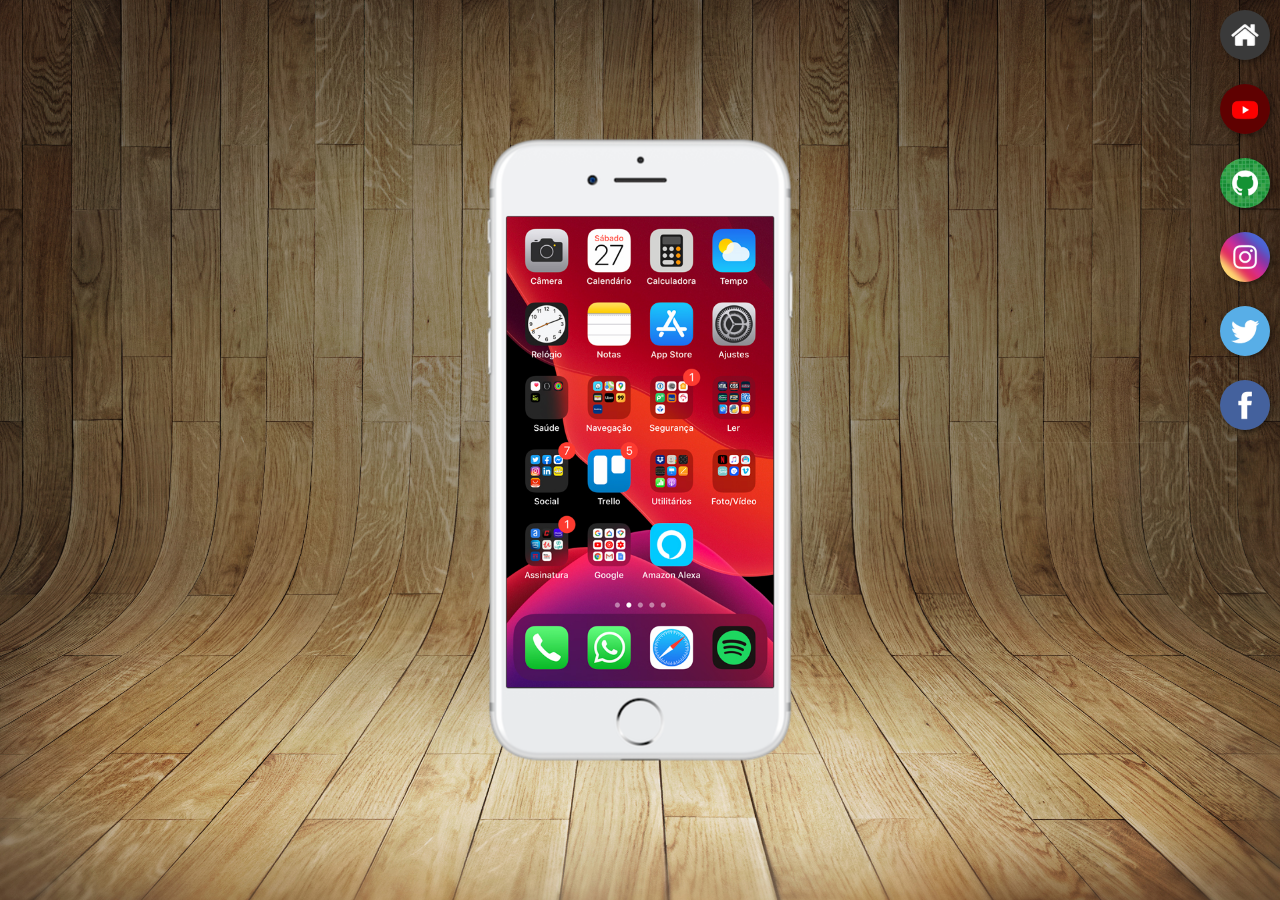
<file: index.html>
<!DOCTYPE html>
<html lang="pt-br">
<head>
    <meta charset="UTF-8">
    <meta name="viewport" content="width=device-width, initial-scale=1.0">
    <link rel="shortcut icon" href="favicon.ico" type="image/x-icon">
    <link rel="stylesheet" href="estilos/style.css">
    <title>Projeto Redes Sociais</title>
</head>
<body>
    <main>
        <section id="telefone">
            <iframe src="home.html" name="tela" id="tela" frameborder="0">
                Seu navegador não é compatível com isso.
            </iframe>
        </section>

        <section id="redes-sociais">
            <a href="home.html" target="tela"><img src="imagens/logo-home.jpg" alt="Home"></a><br>
            <a href="youtube.html" target="tela"><img src="imagens/logo-youtube.jpg" alt="YouTube"></a><br>
            <a href="github.html" target="tela"><img src="imagens/logo-github.jpg" alt="GitHub"></a><br>
            <a href="instagram.html" target="tela"><img src="imagens/logo-instagram.jpg" alt="Instagram"></a><br>
            <a href="twitter.html" target="tela"><img src="imagens/logo-twitter.jpg" alt="Twitter"></a><br>
            <a href="facebook.html" target="tela"><img src="imagens/logo-facebook.jpg" alt="Facebook"></a>
        </section>
    </main>
</body>
</html>
</file>
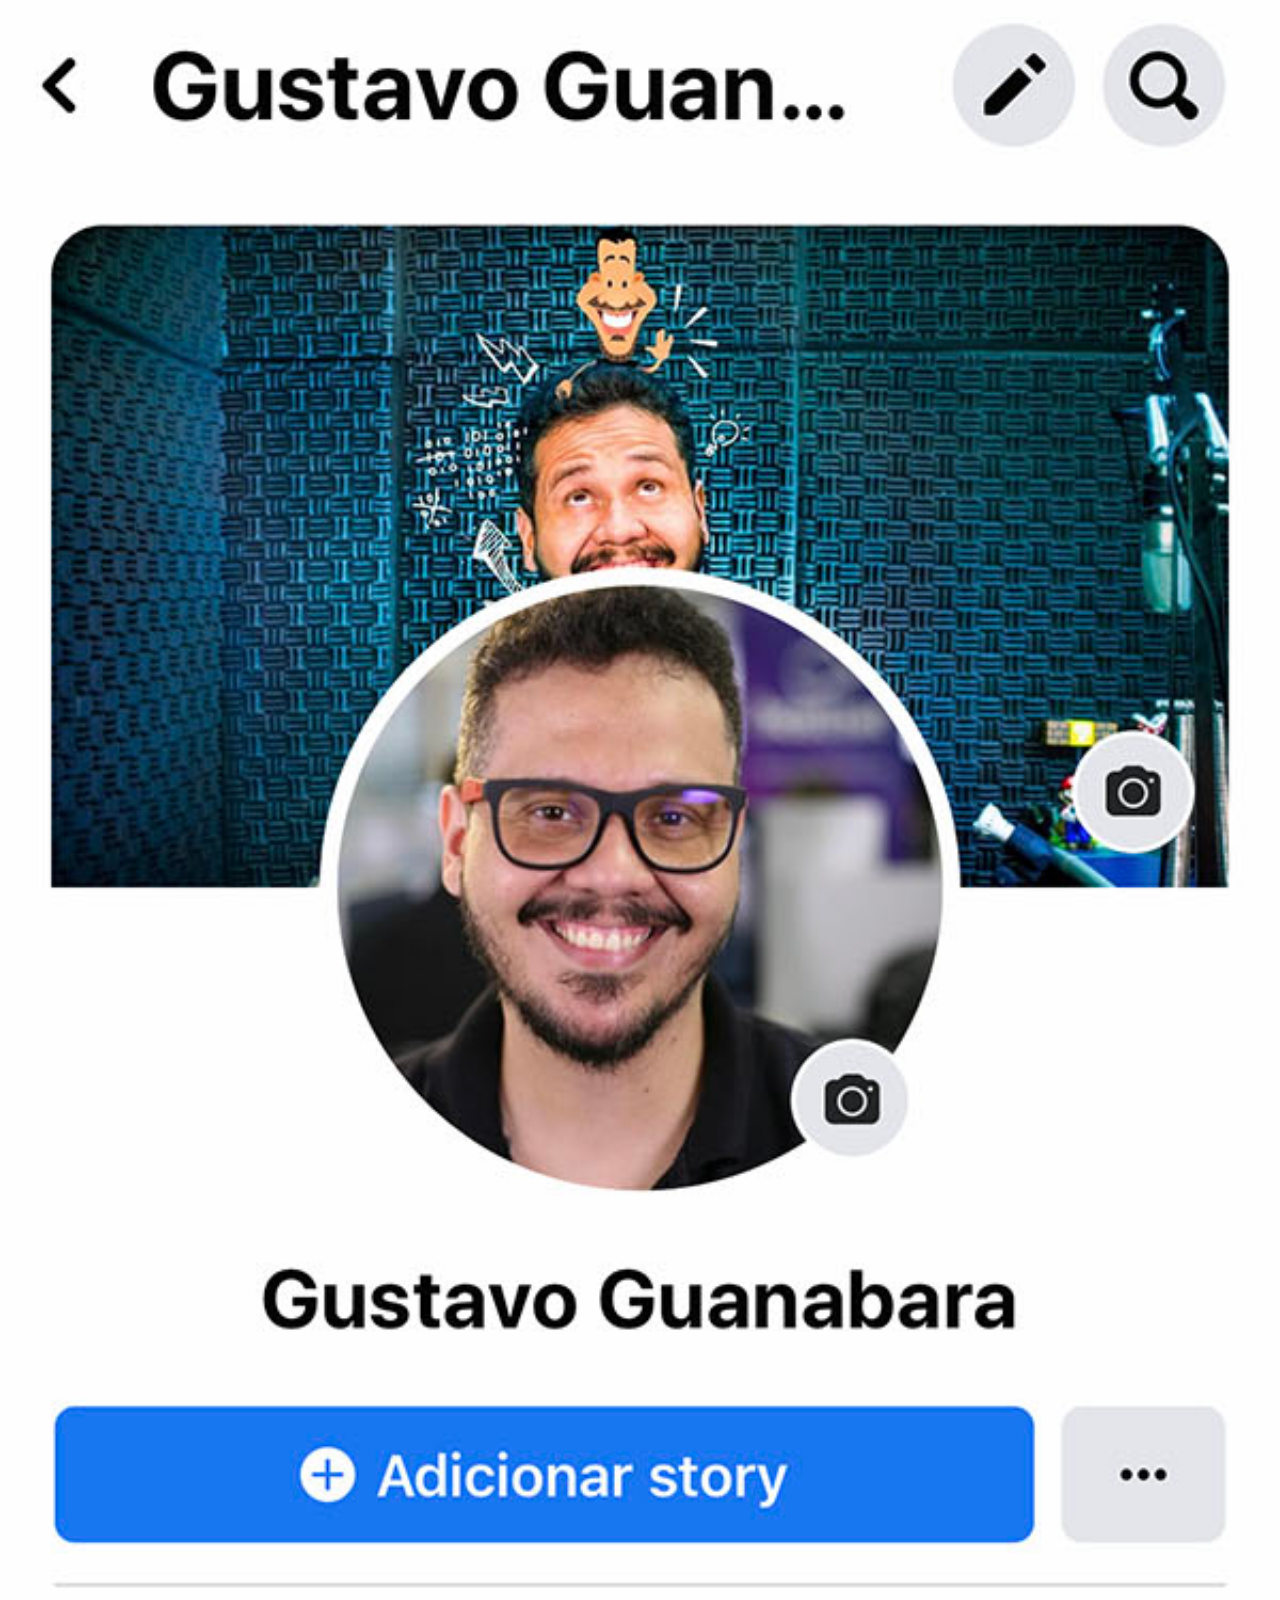
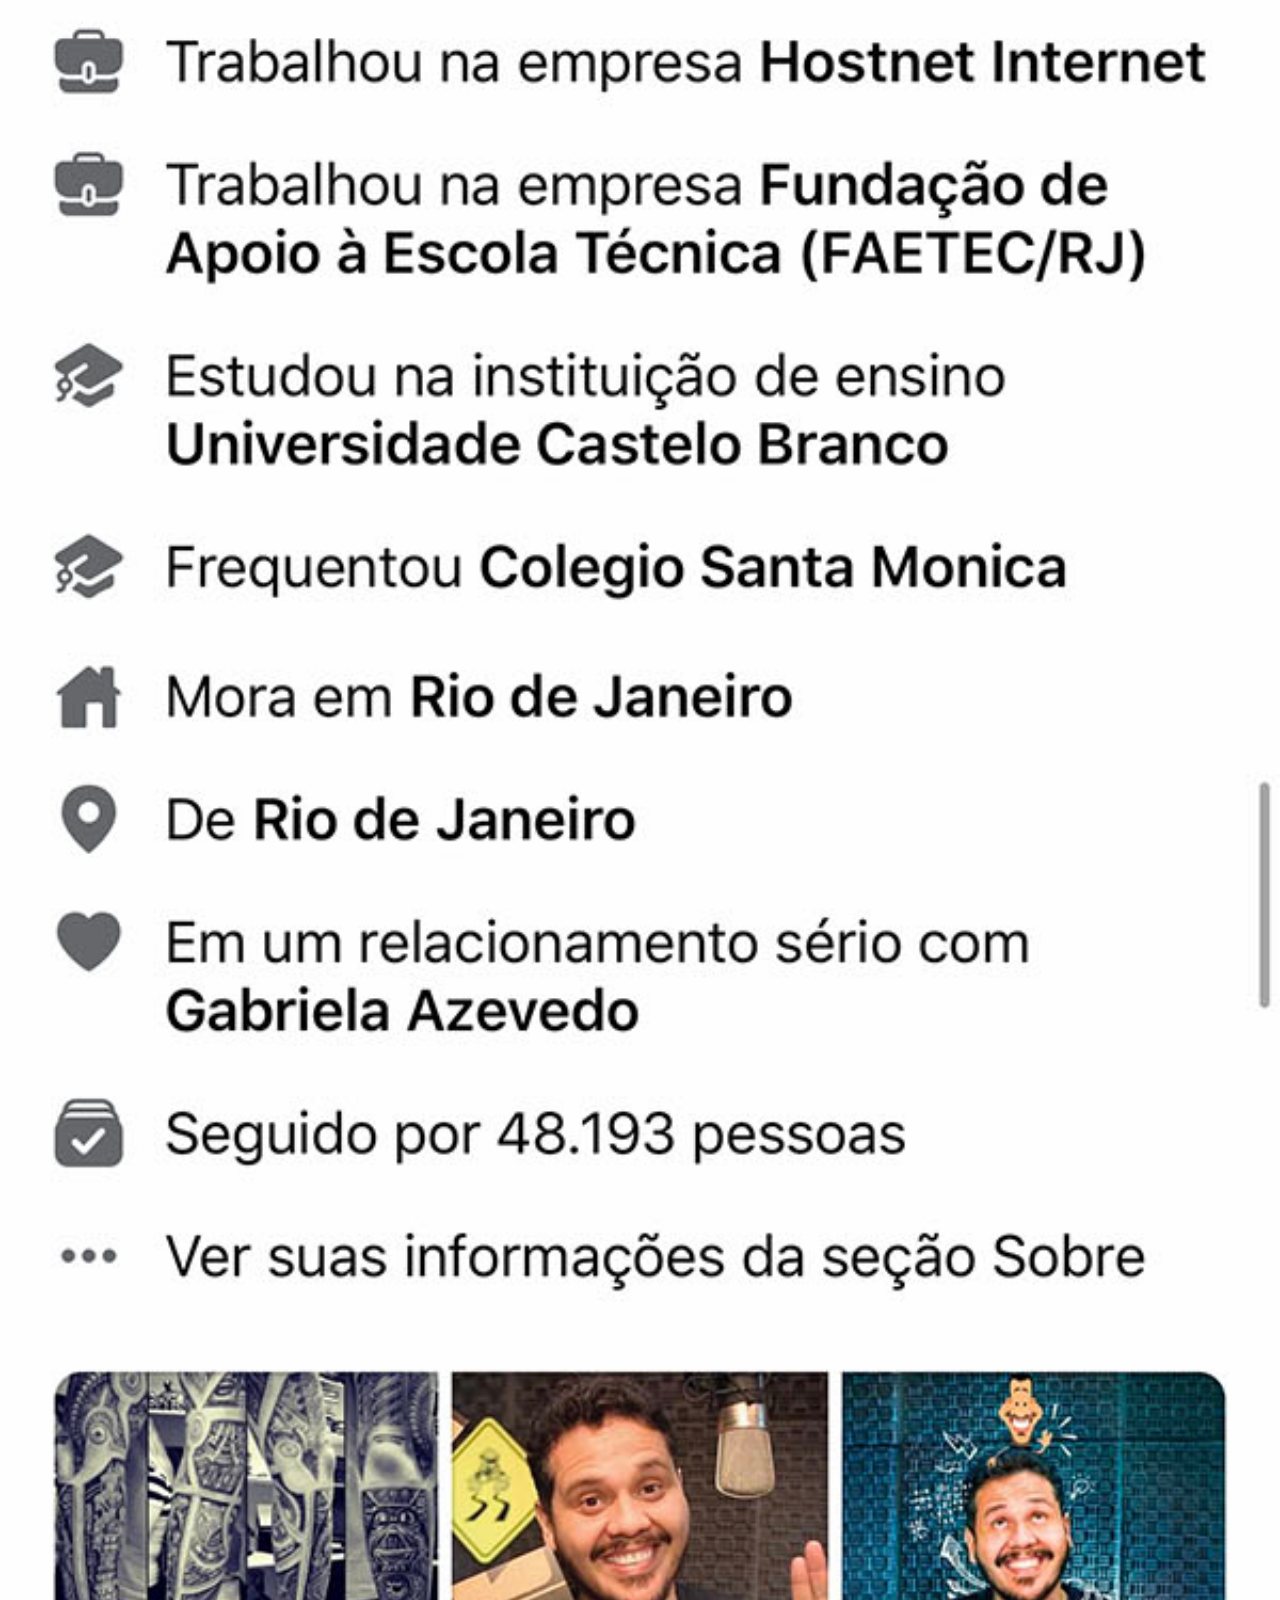
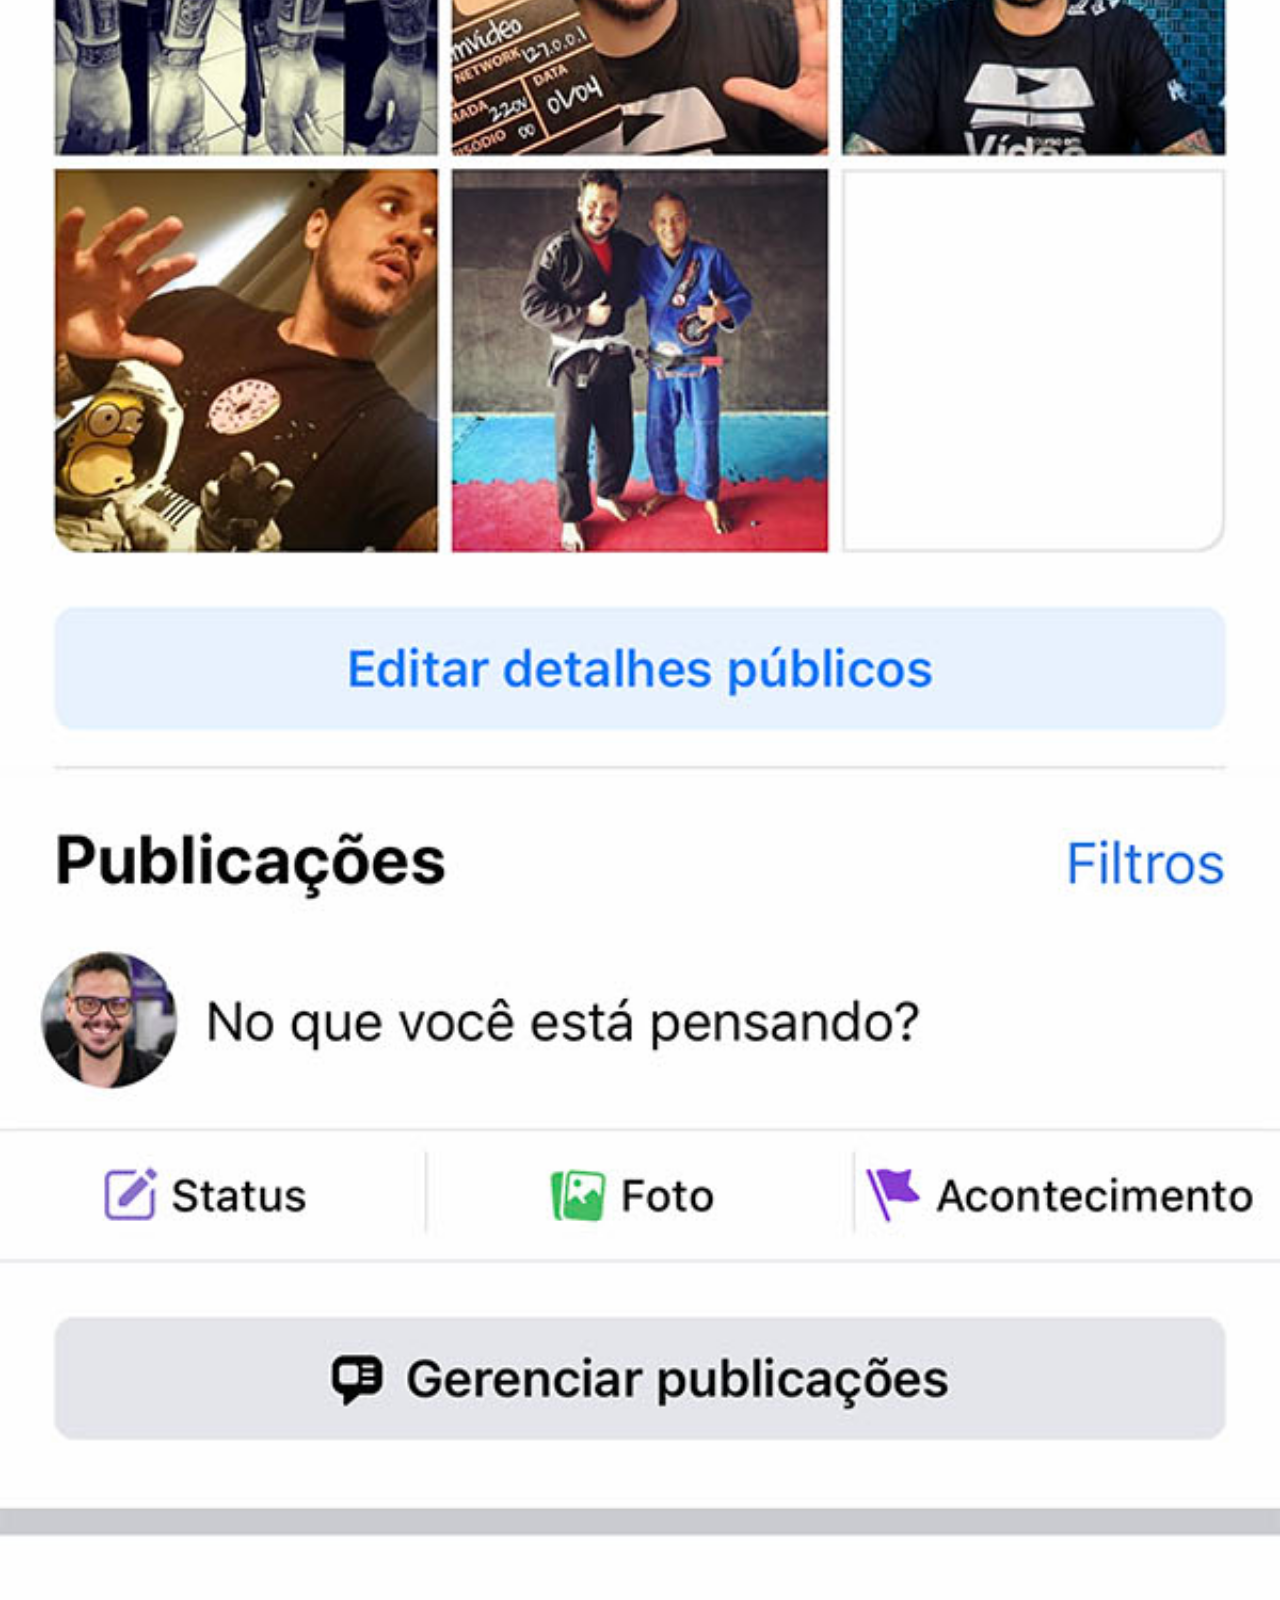
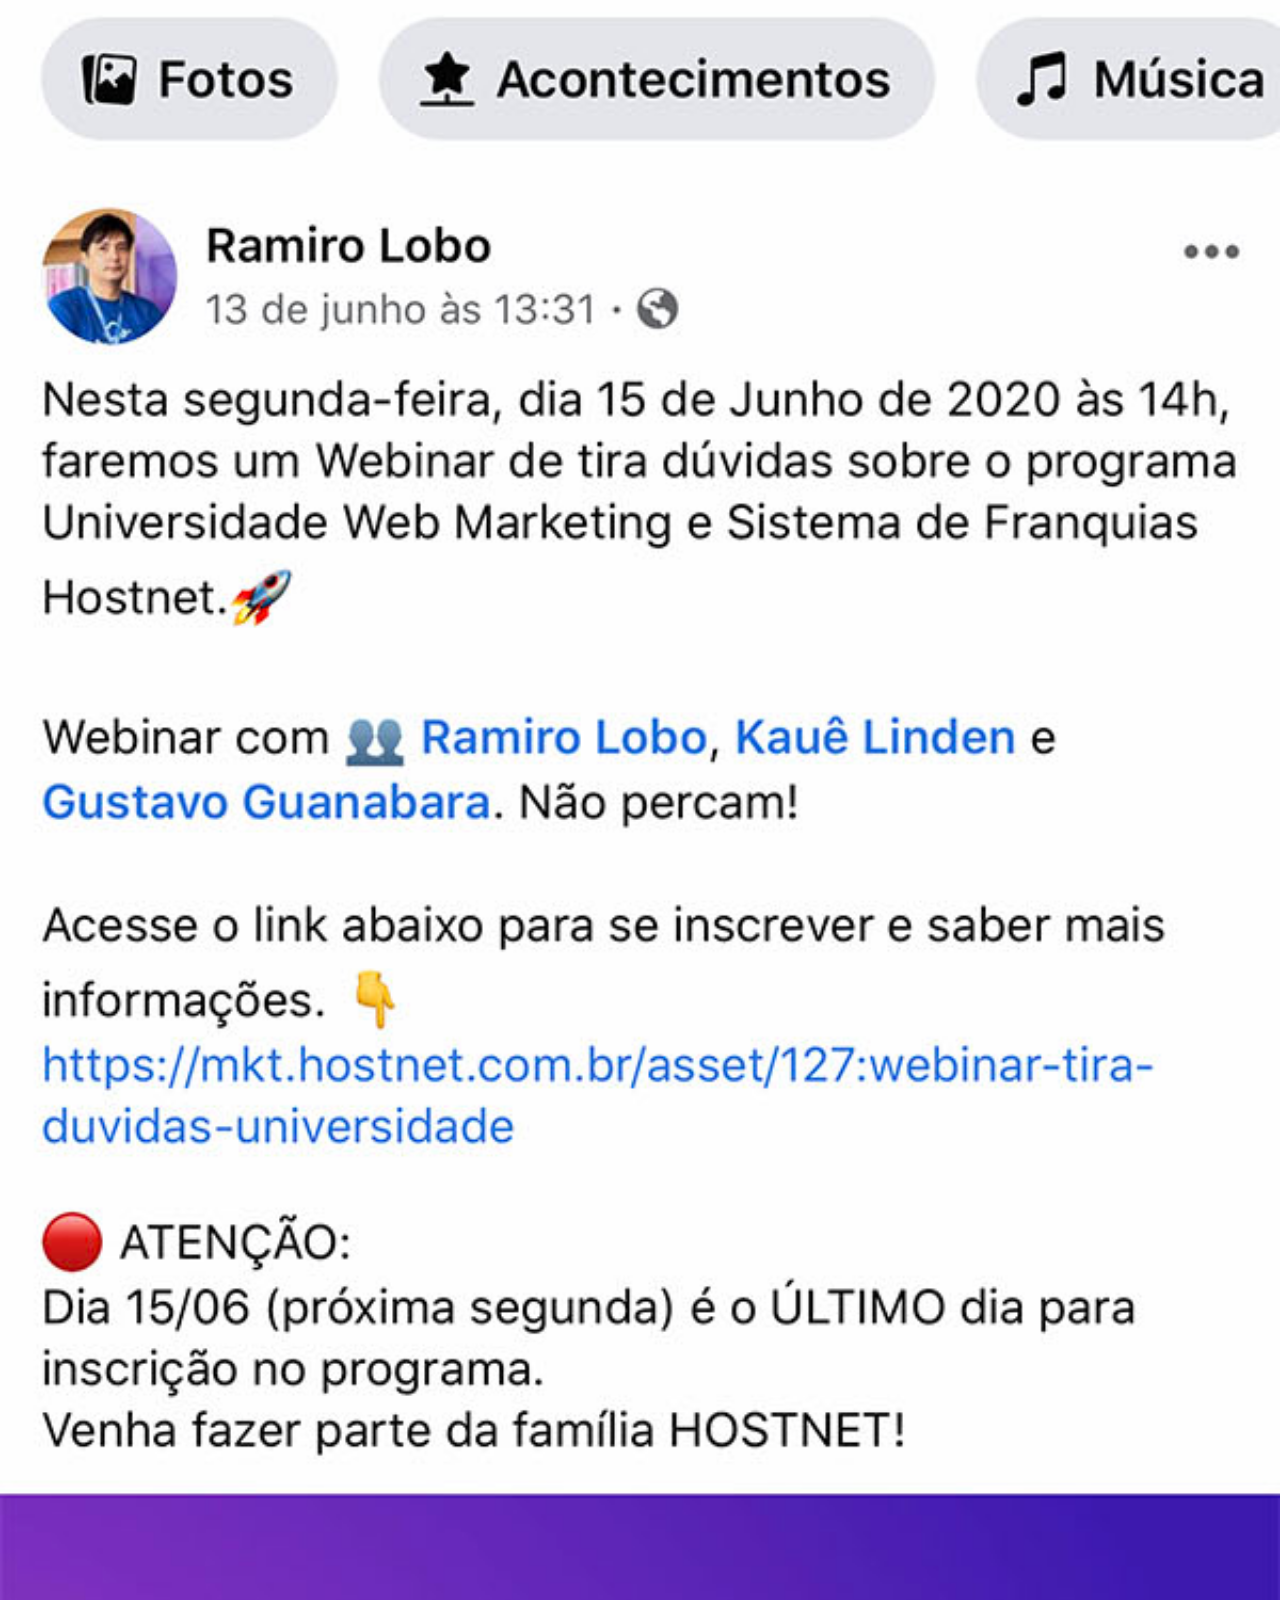
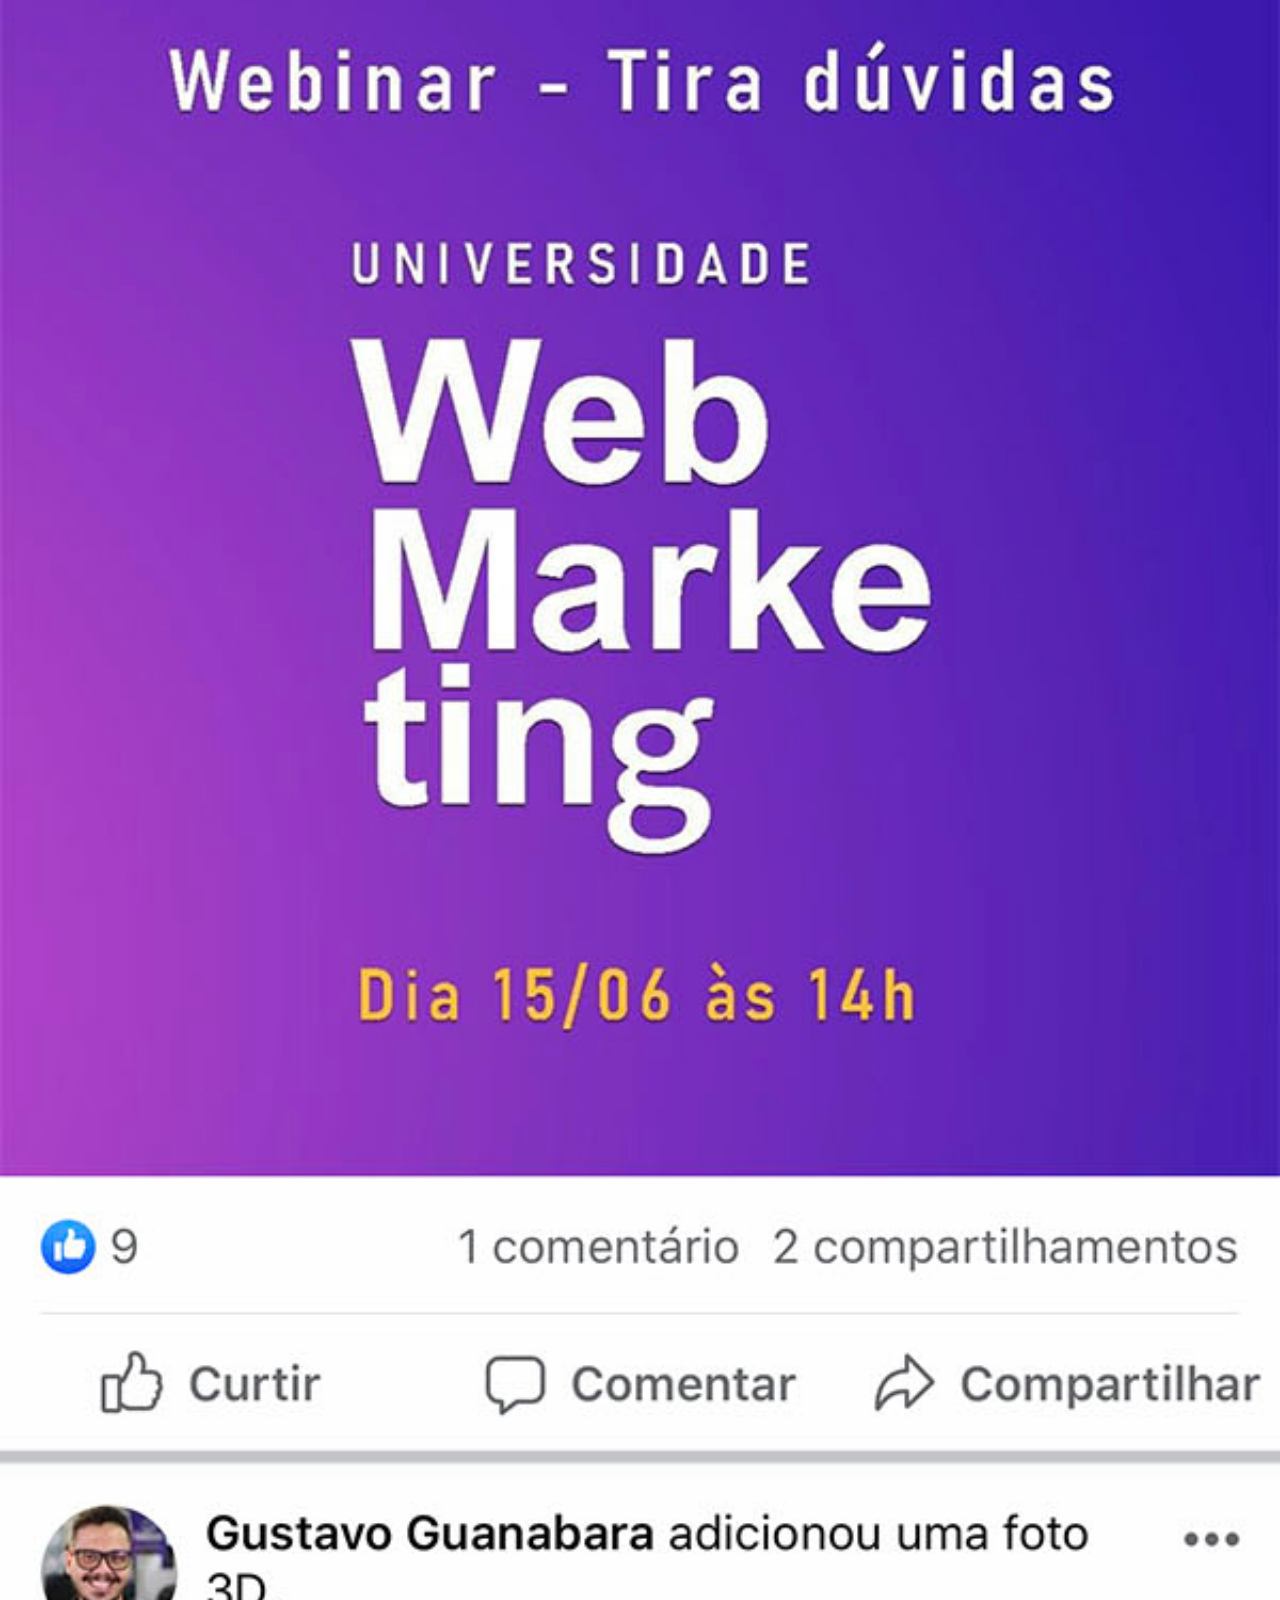
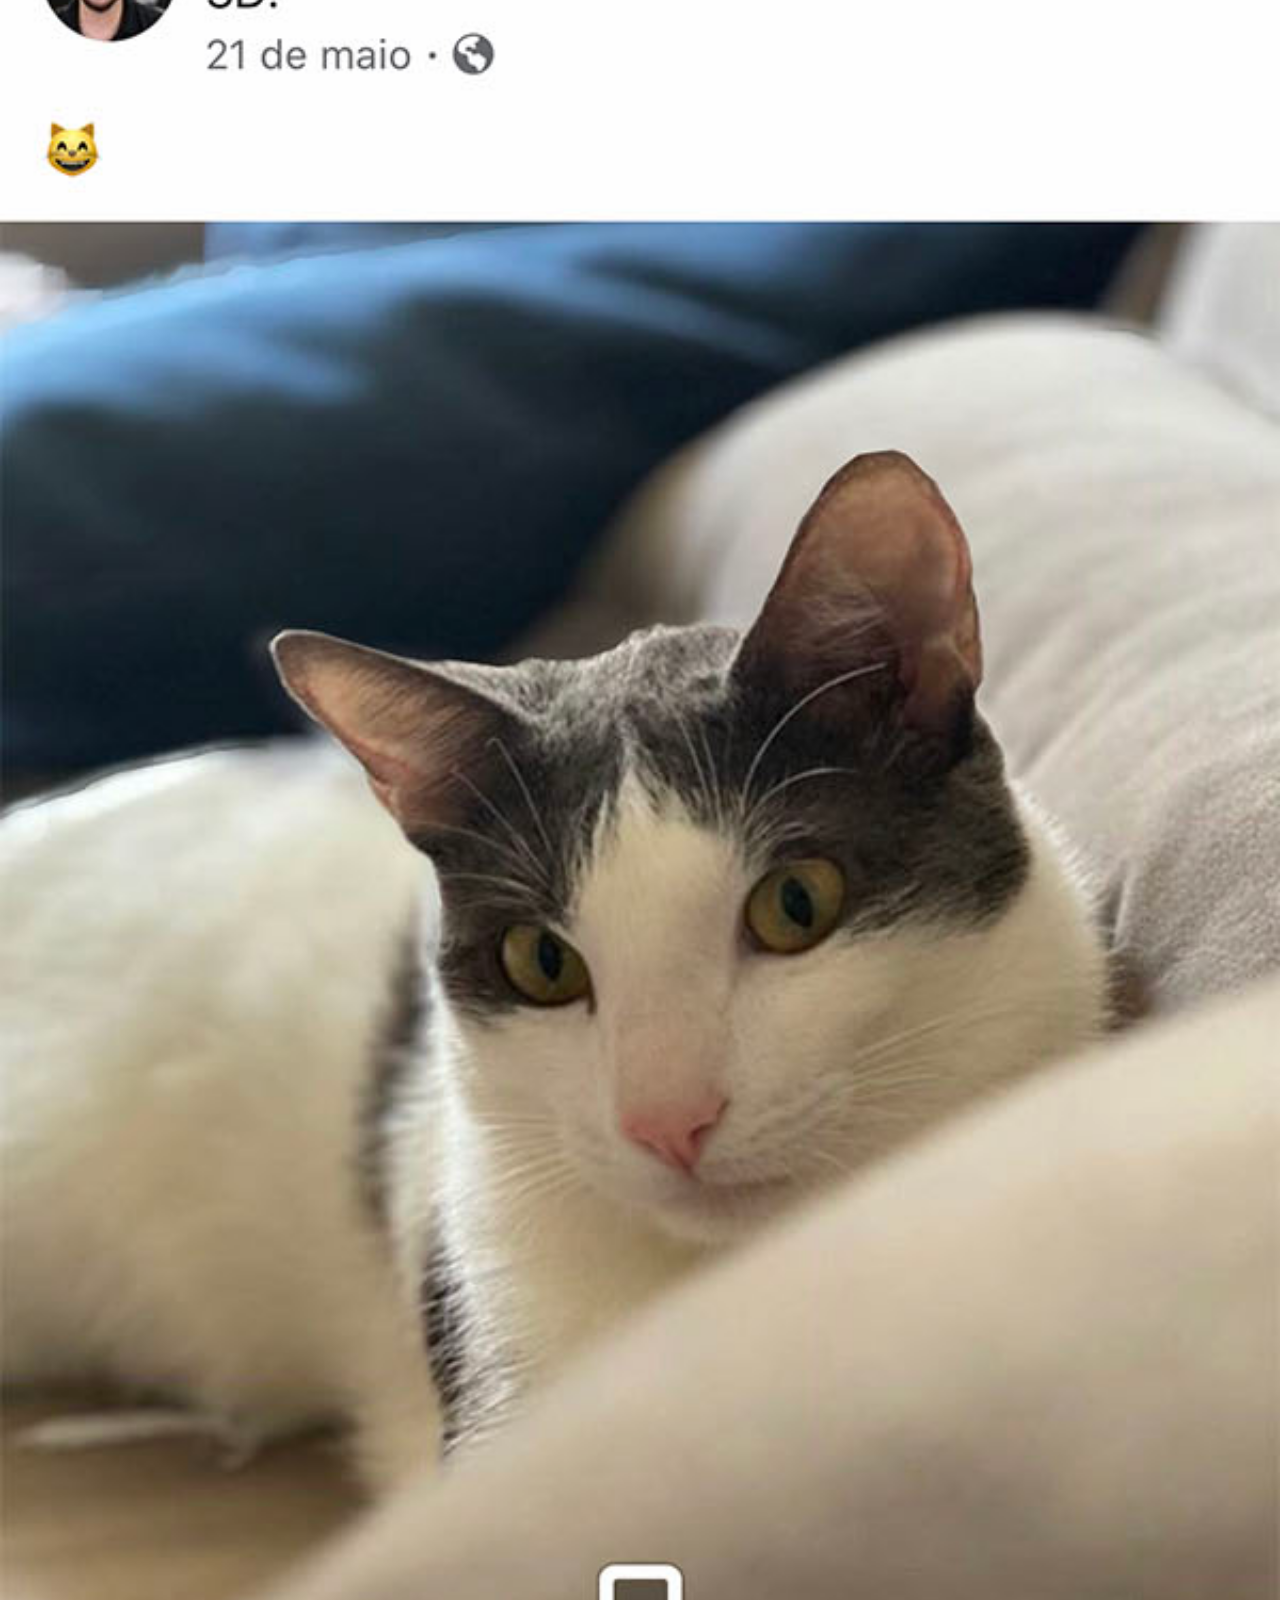
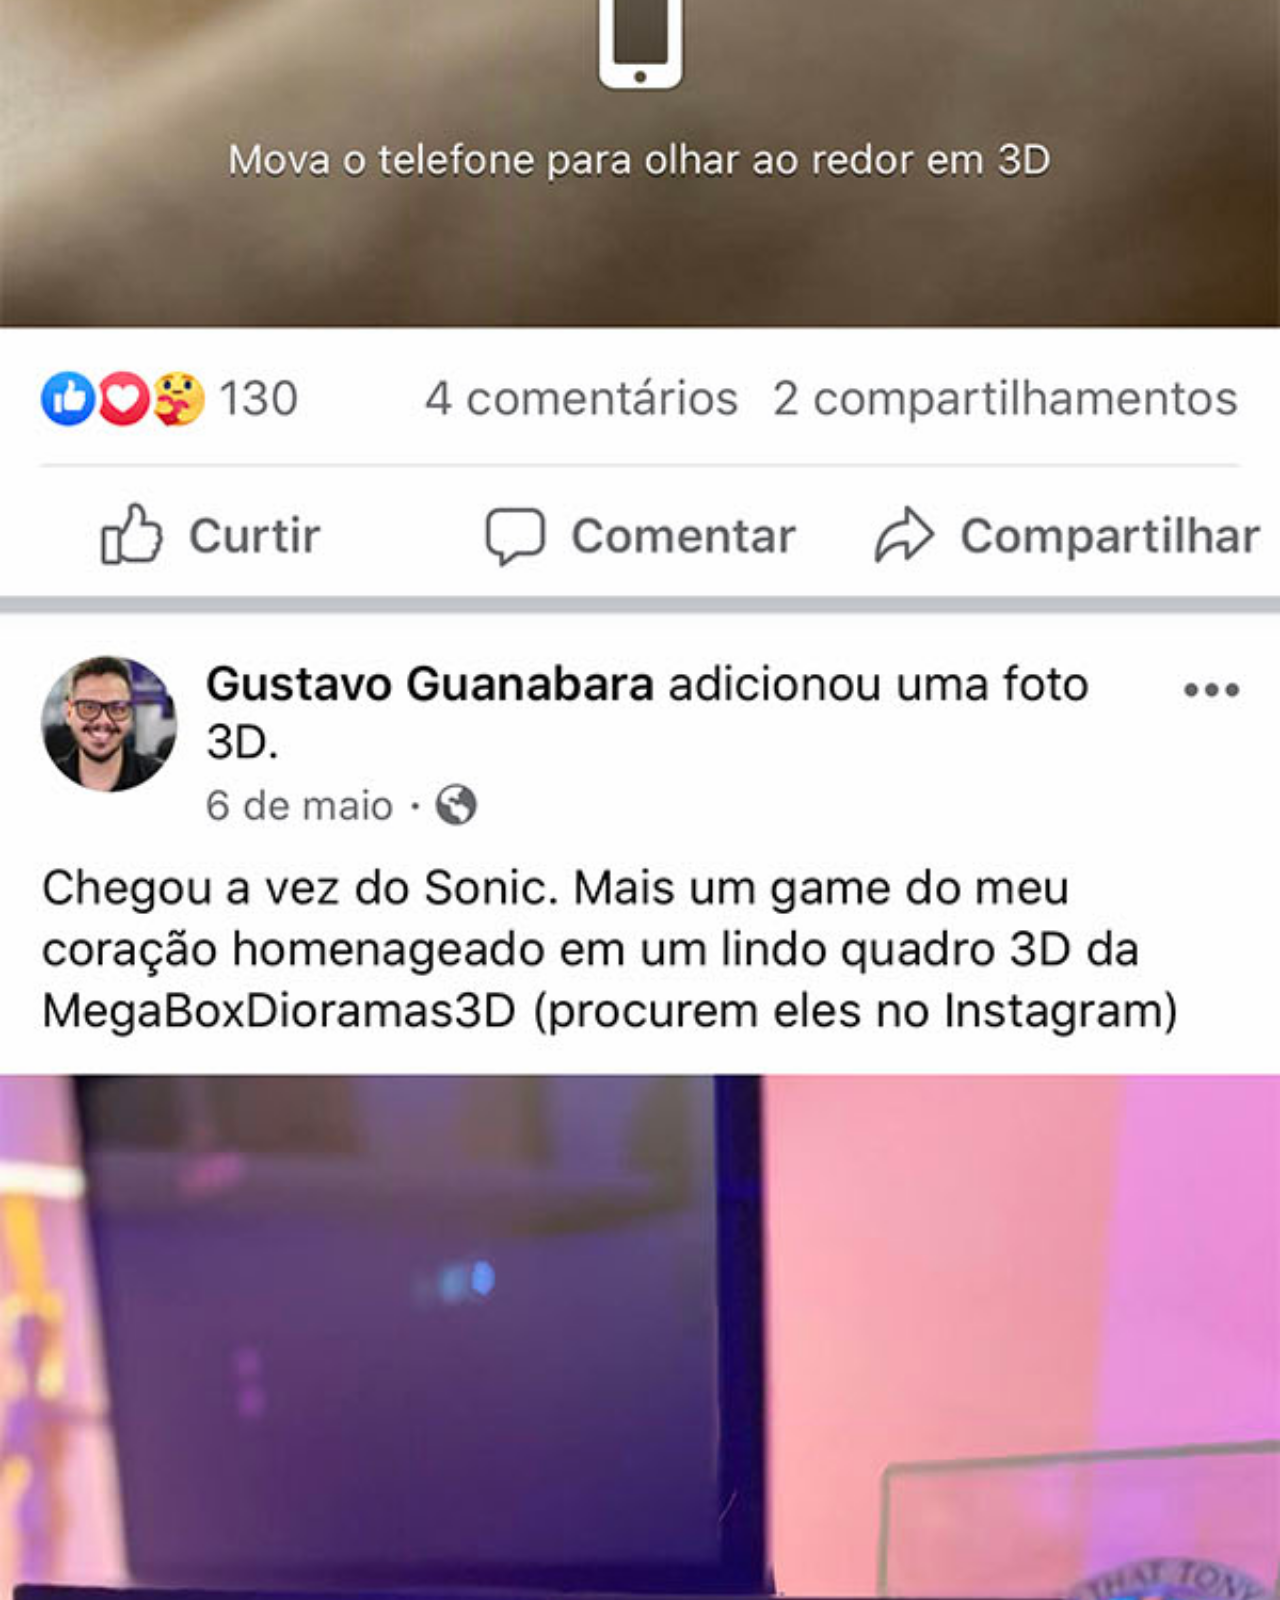
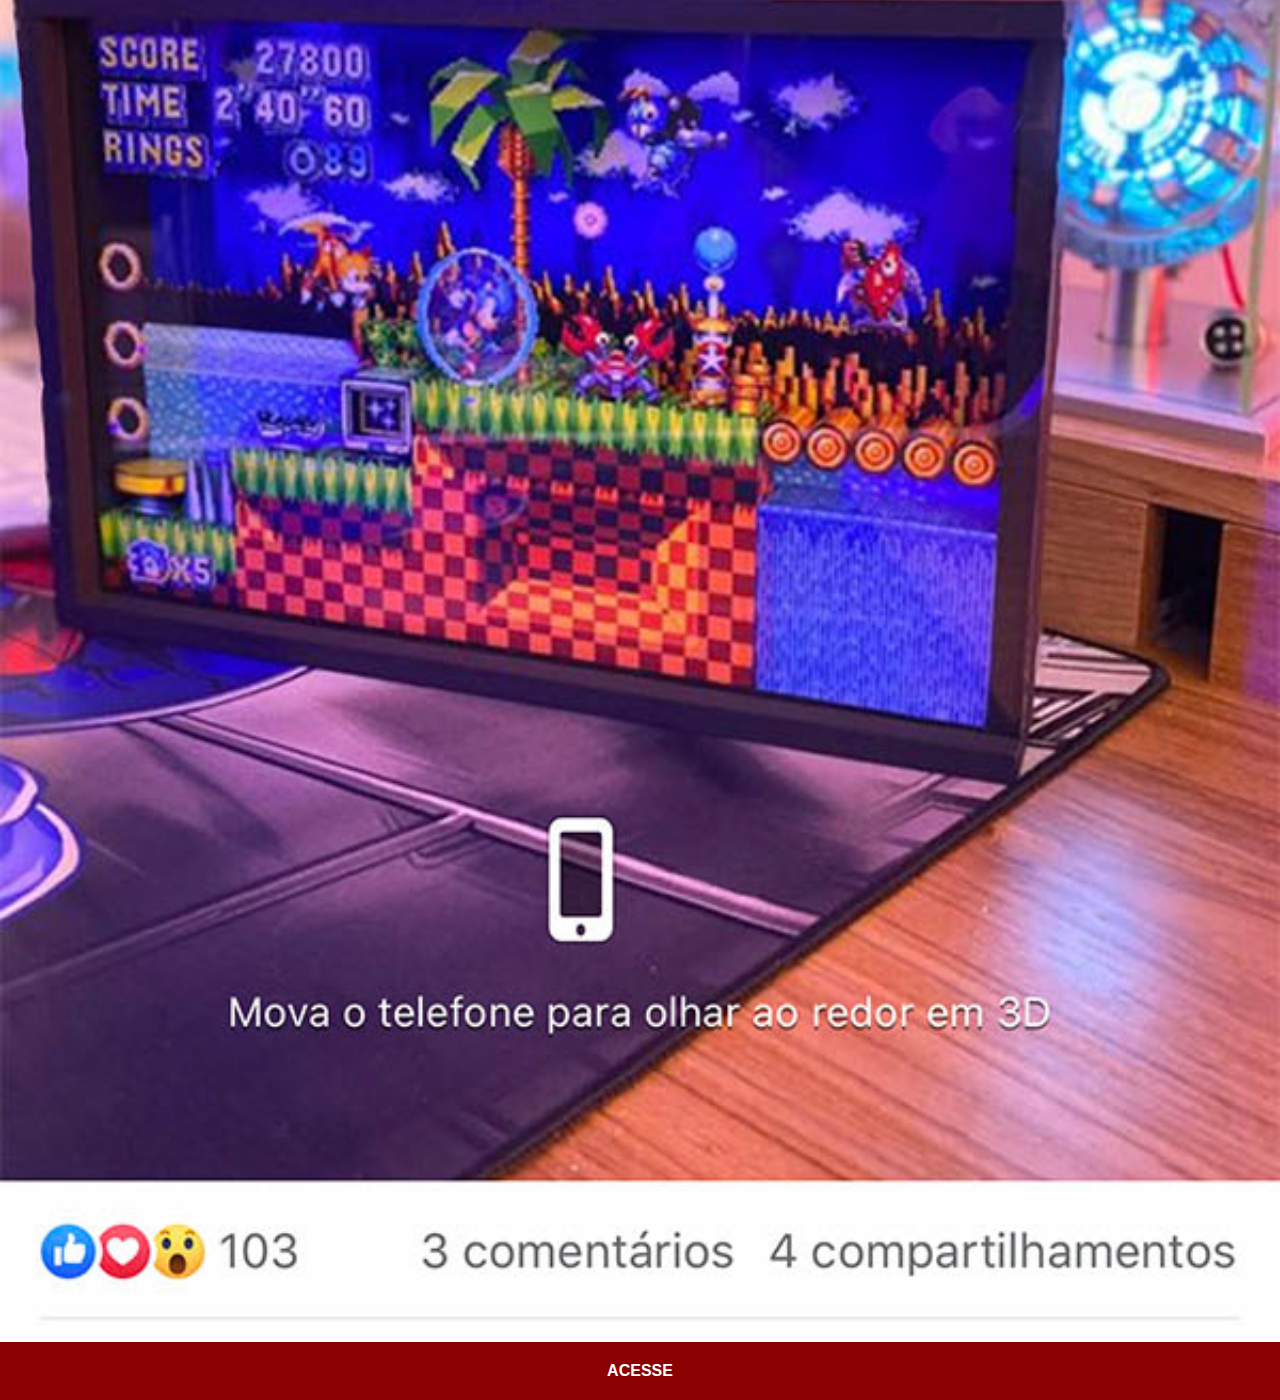
<file: facebook.html>
<!DOCTYPE html>
<html lang="pt-br">
<head>
    <meta charset="UTF-8">
    <meta name="viewport" content="width=device-width, initial-scale=1.0">
    <title>Facebook</title>
    <link rel="stylesheet" href="estilos/social.css">
</head>
<body>
    <img src="imagens/tela-facebook.jpg" alt="Facebook">
    <a href="https://www.facebook.com/gustavoguanabara/?locale=pt_BR" target="_blank">ACESSE</a>
</body>
</html>
</file>
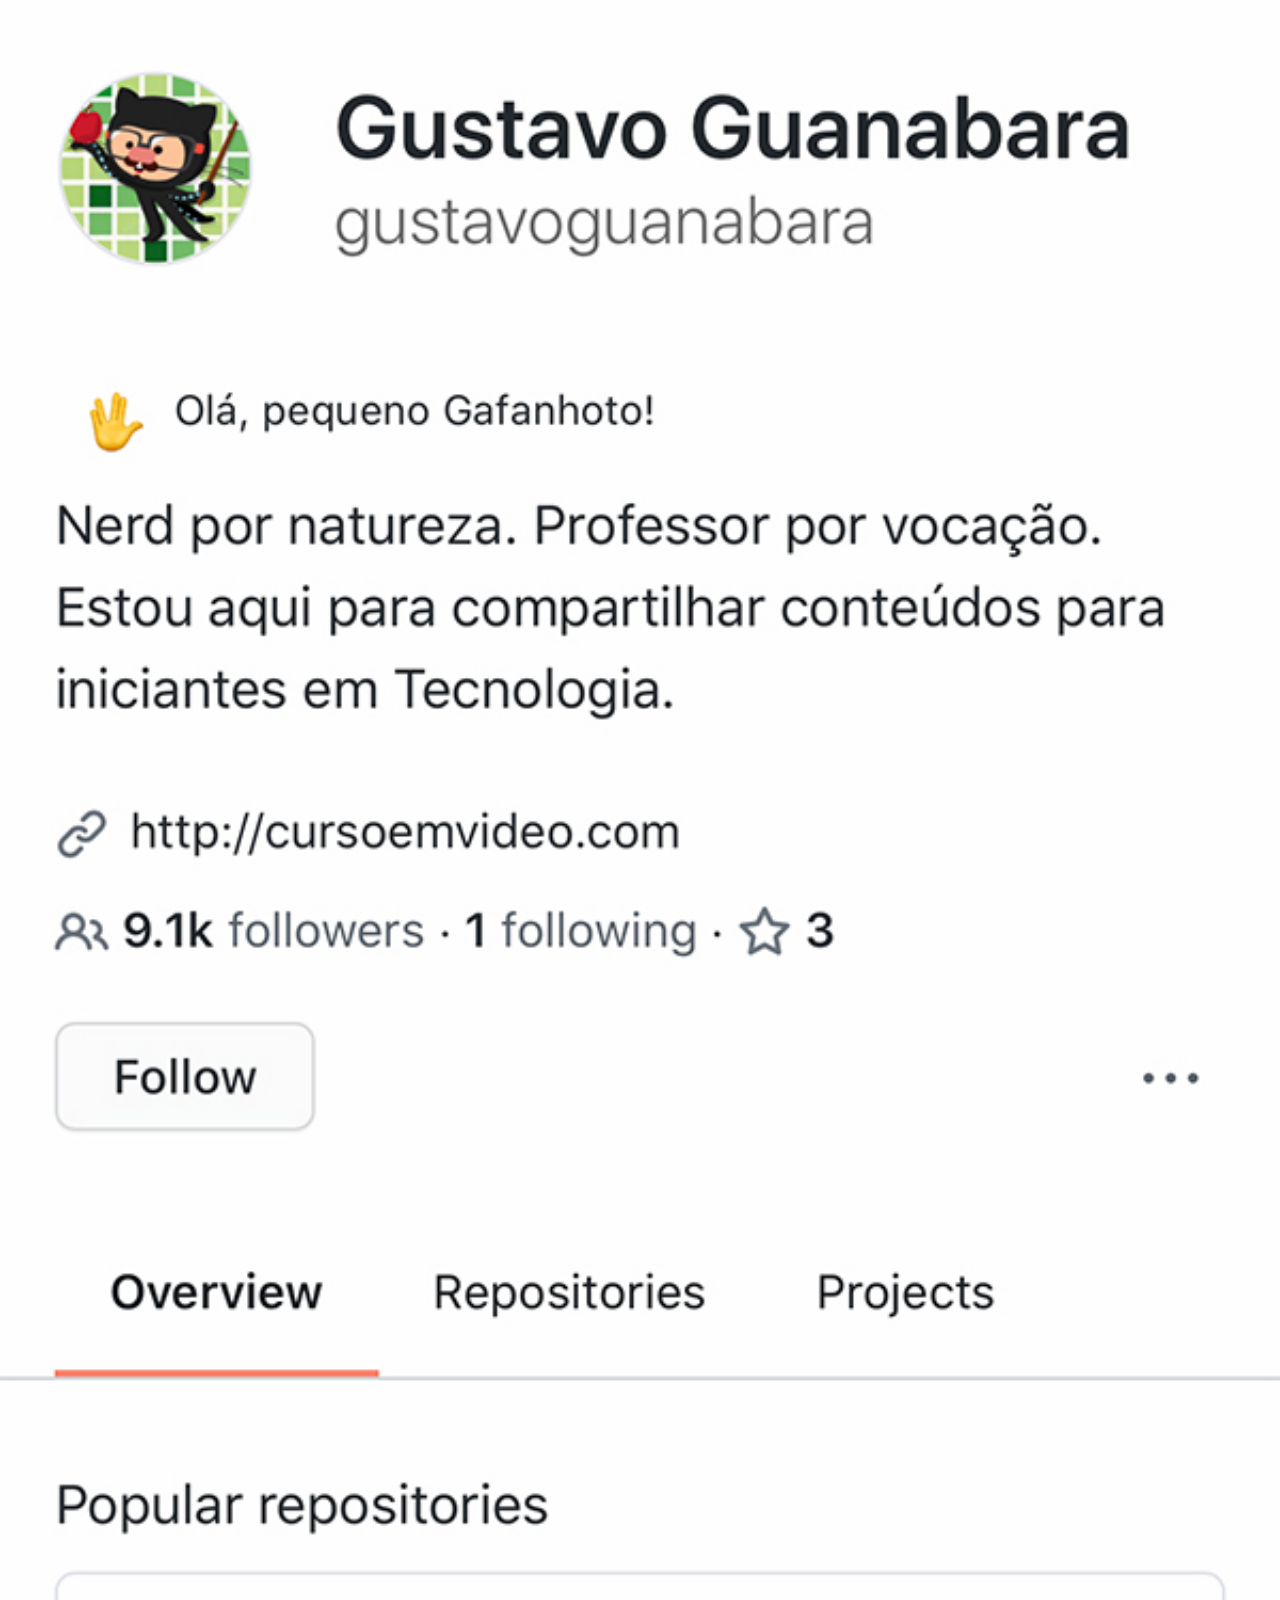
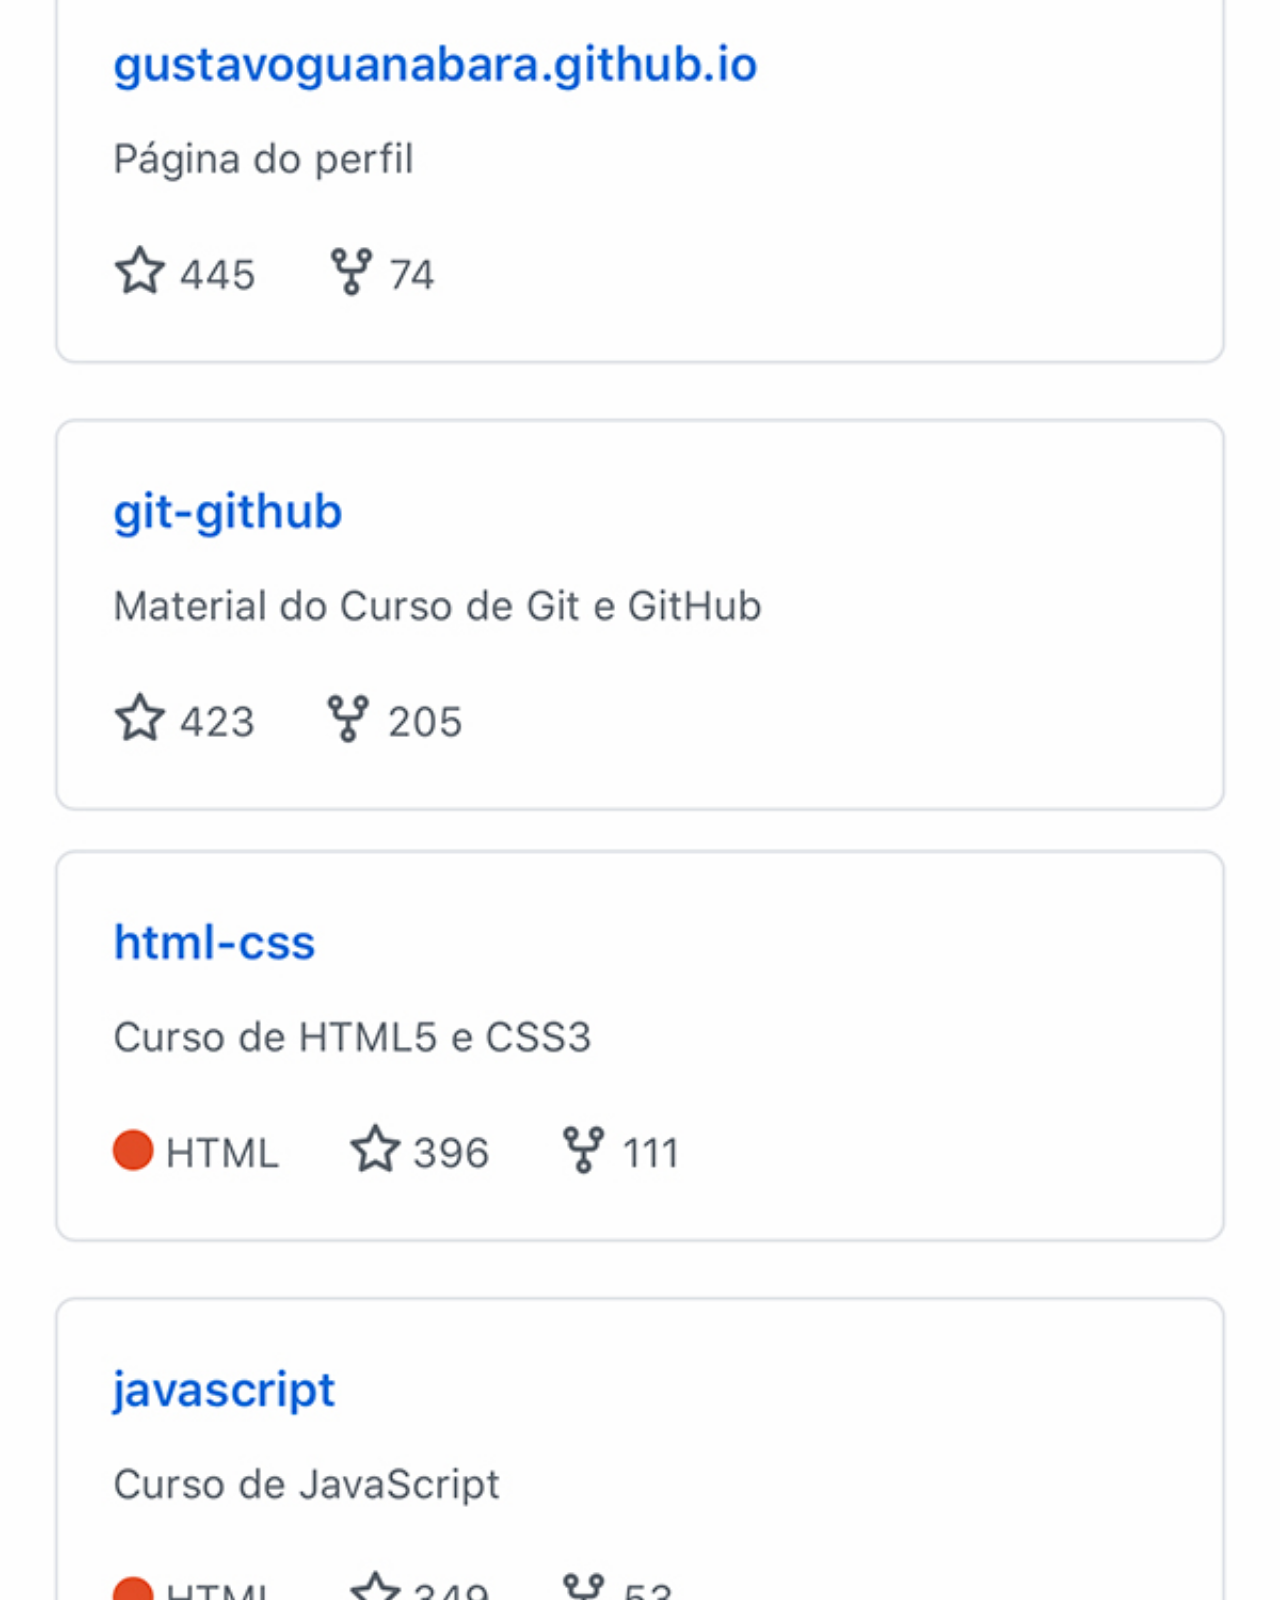
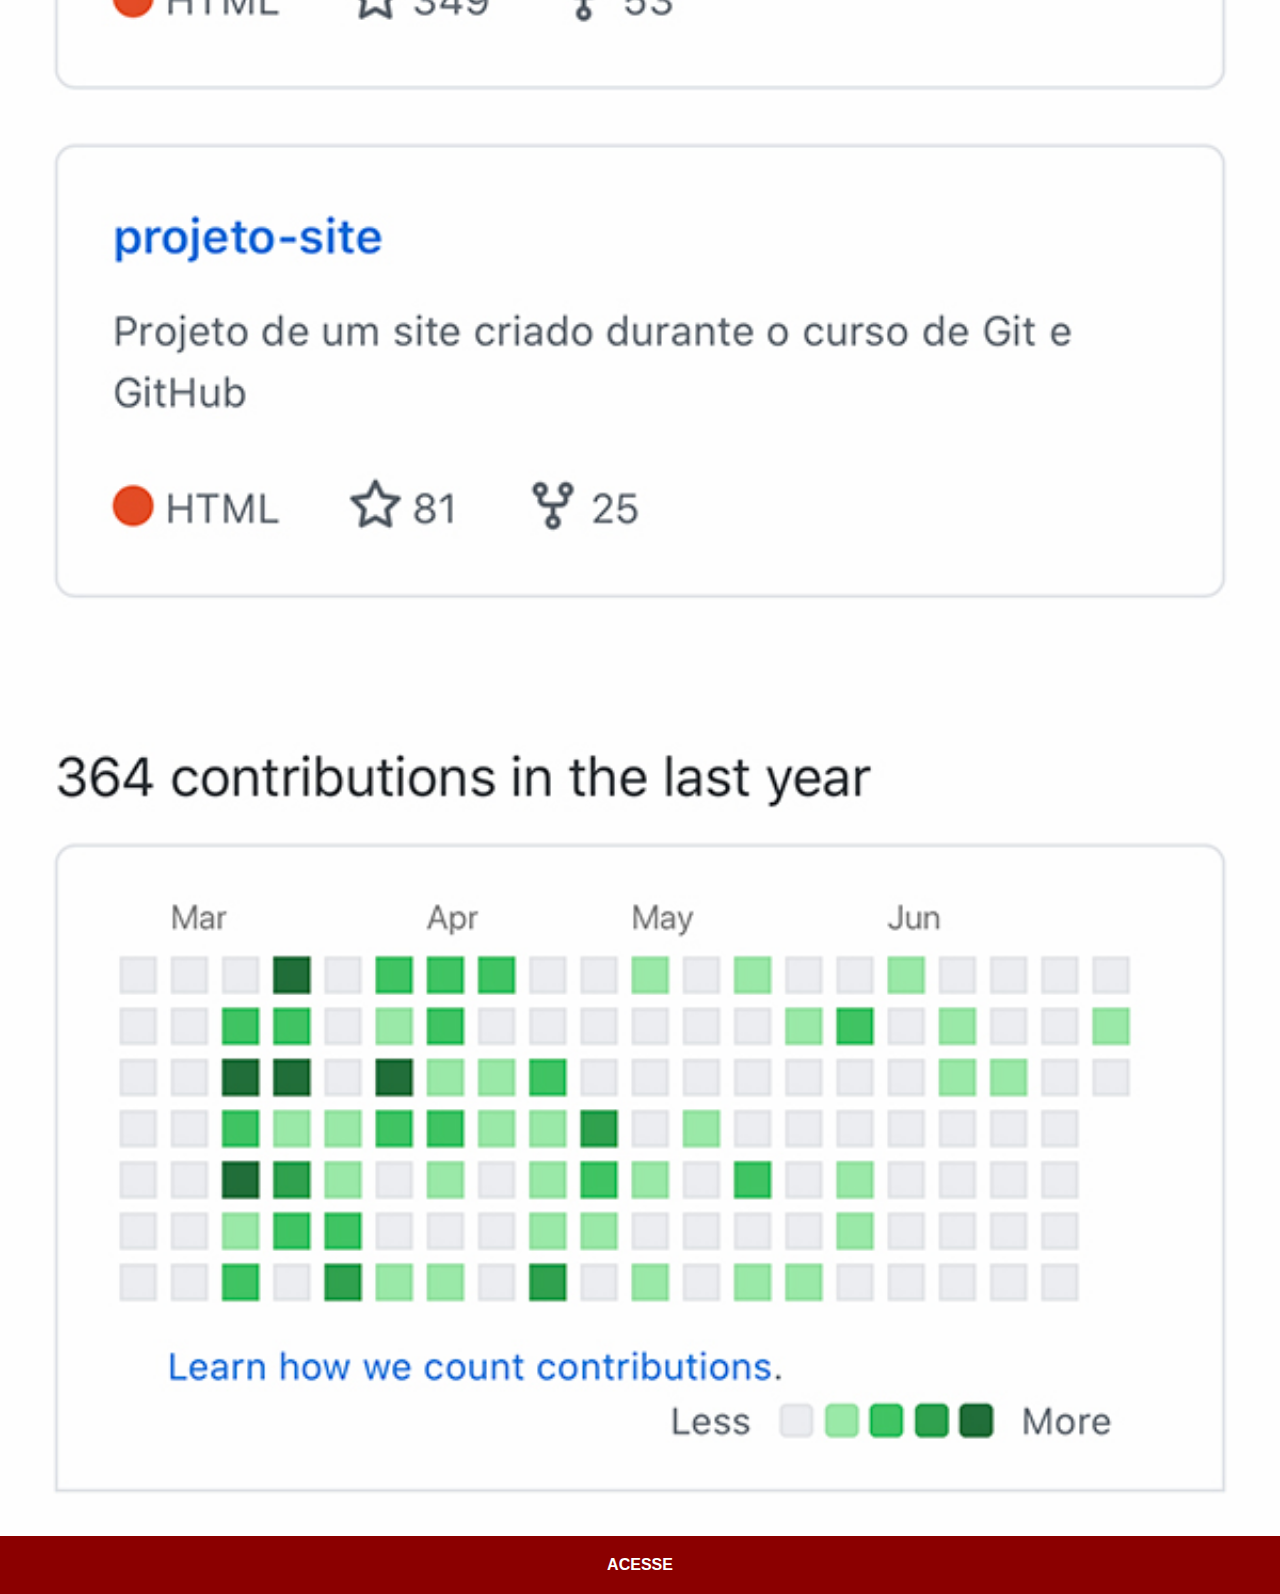
<file: github.html>
<!DOCTYPE html>
<html lang="pt-br">
<head>
    <meta charset="UTF-8">
    <meta name="viewport" content="width=device-width, initial-scale=1.0">
    <title>GitHub</title>
    <link rel="stylesheet" href="estilos/social.css">
</head>
<body>
    <img src="imagens/tela-github.jpg" alt="GitHub">
    <a href="https://github.com/professorguanabara/html-css" target="_blank">ACESSE</a>
</body>
</html>
</file>
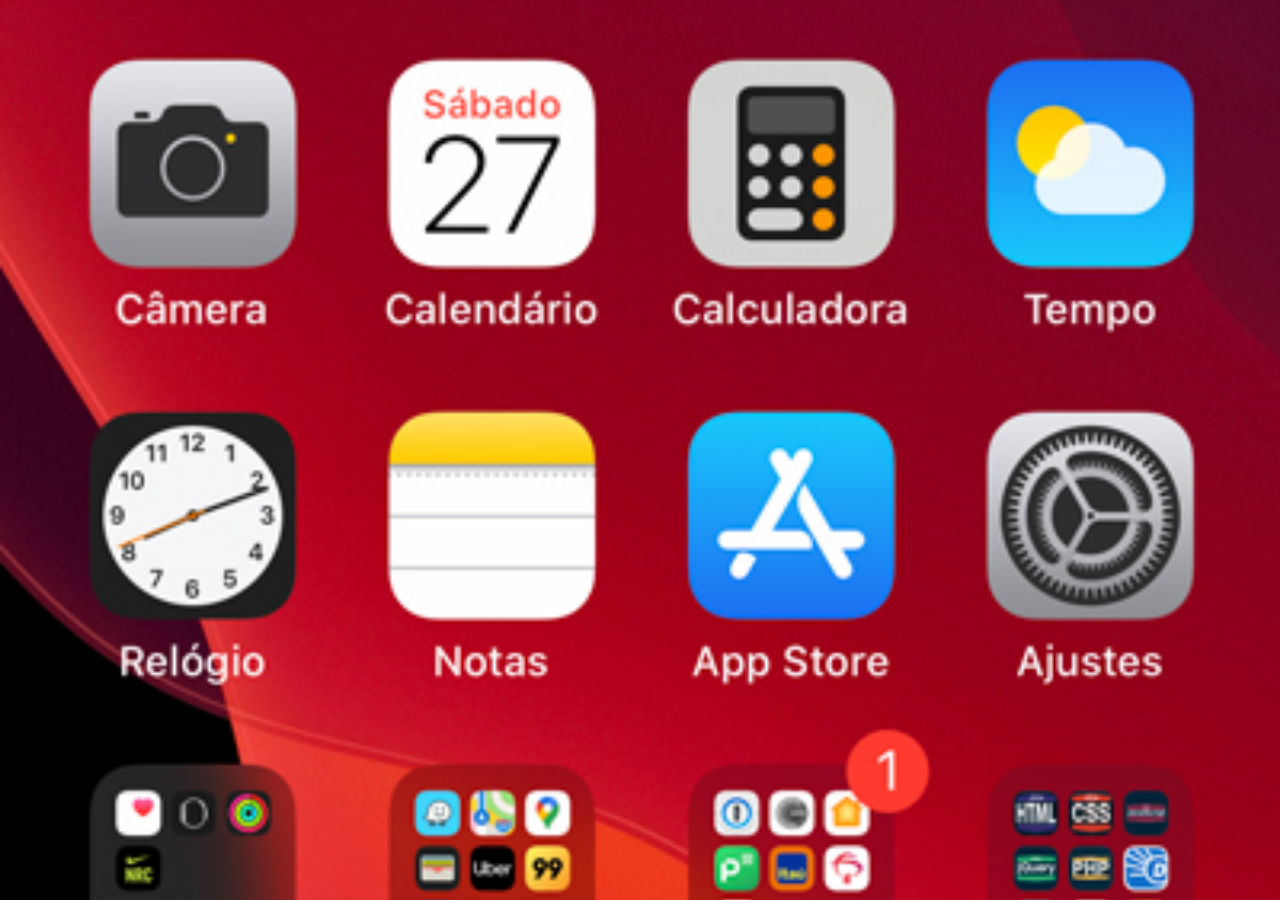
<file: home.html>
<!DOCTYPE html>
<html lang="pt-br">
<head>
    <meta charset="UTF-8">
    <meta name="viewport" content="width=device-width, initial-scale=1.0">
    <title>Home</title>
</head>
<style>
    * {
        margin: 0px;
        padding: 0px;
    }

    body {
        width: 100vw;
        height: 100vh;
        background: black url(imagens/tela-home.jpg) no-repeat top center;
        background-size: cover;
    }
</style>
<body>
    
</body>
</html>
</file>
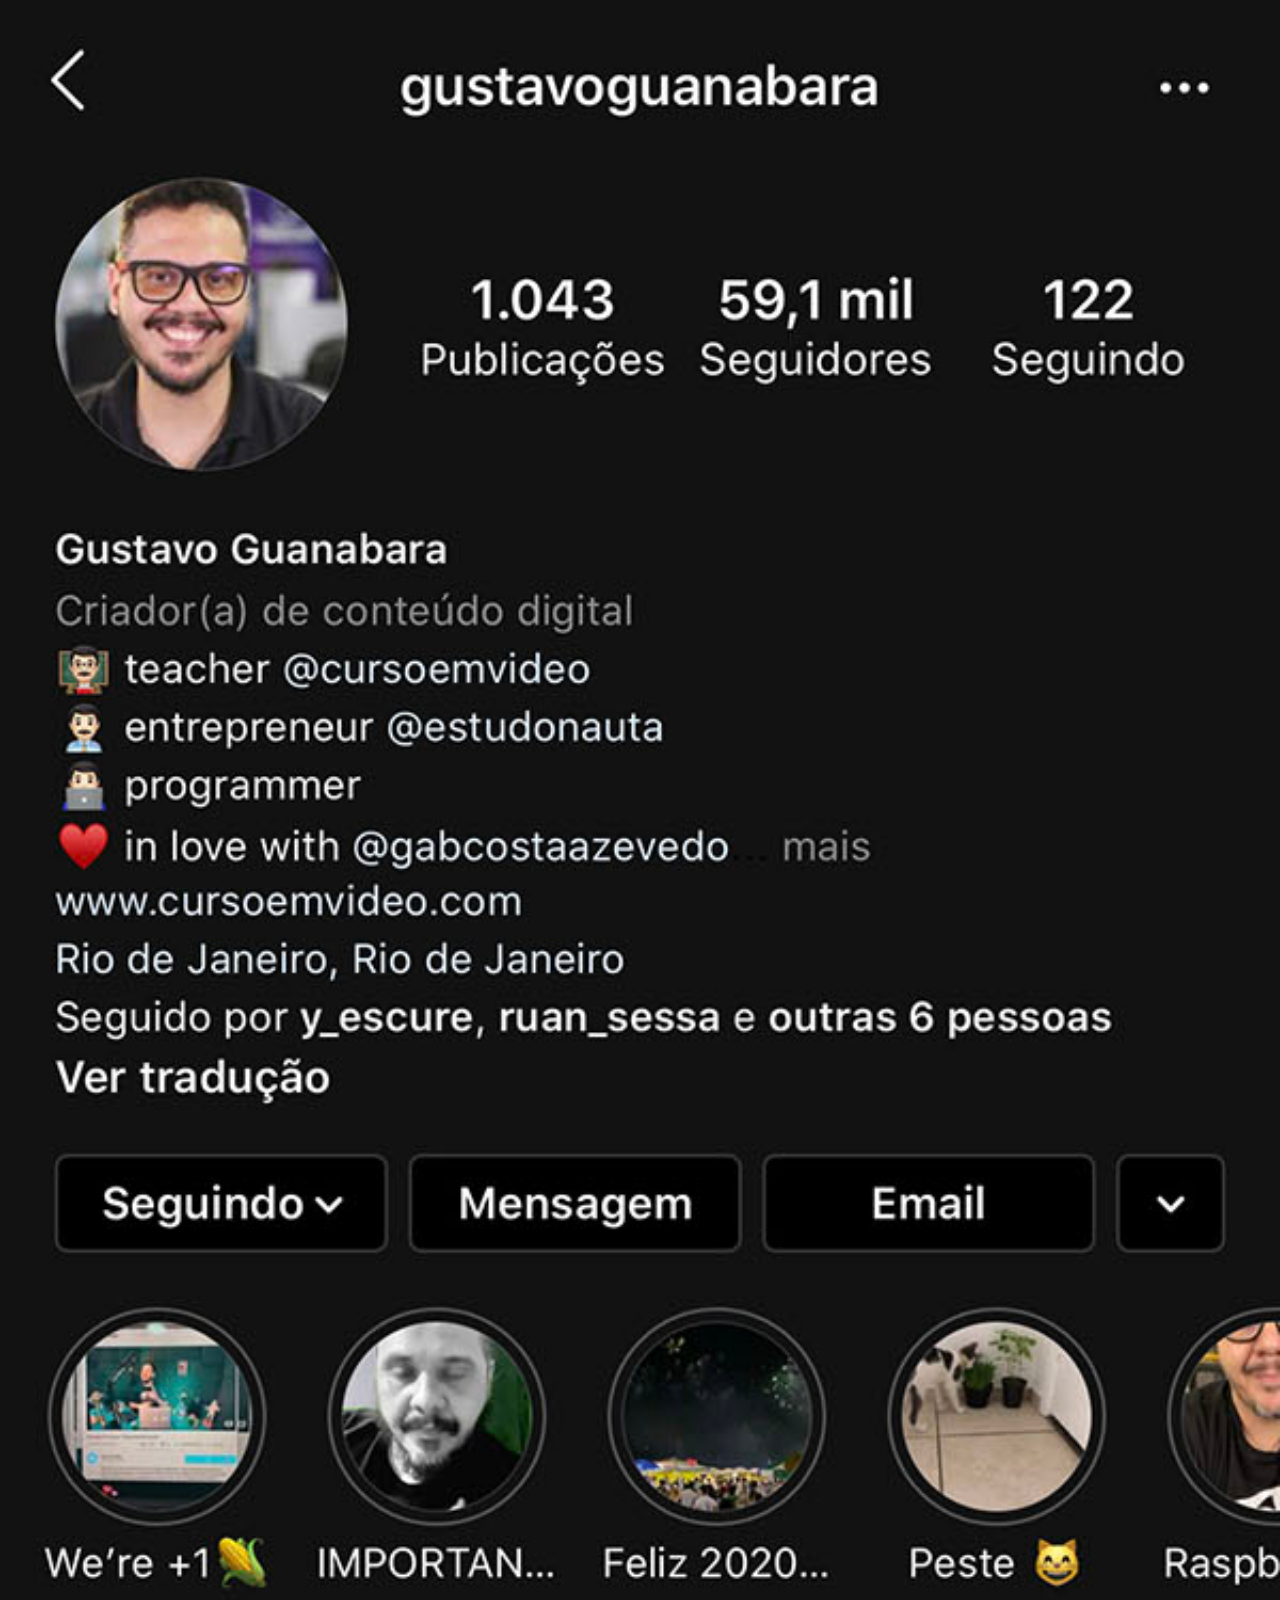
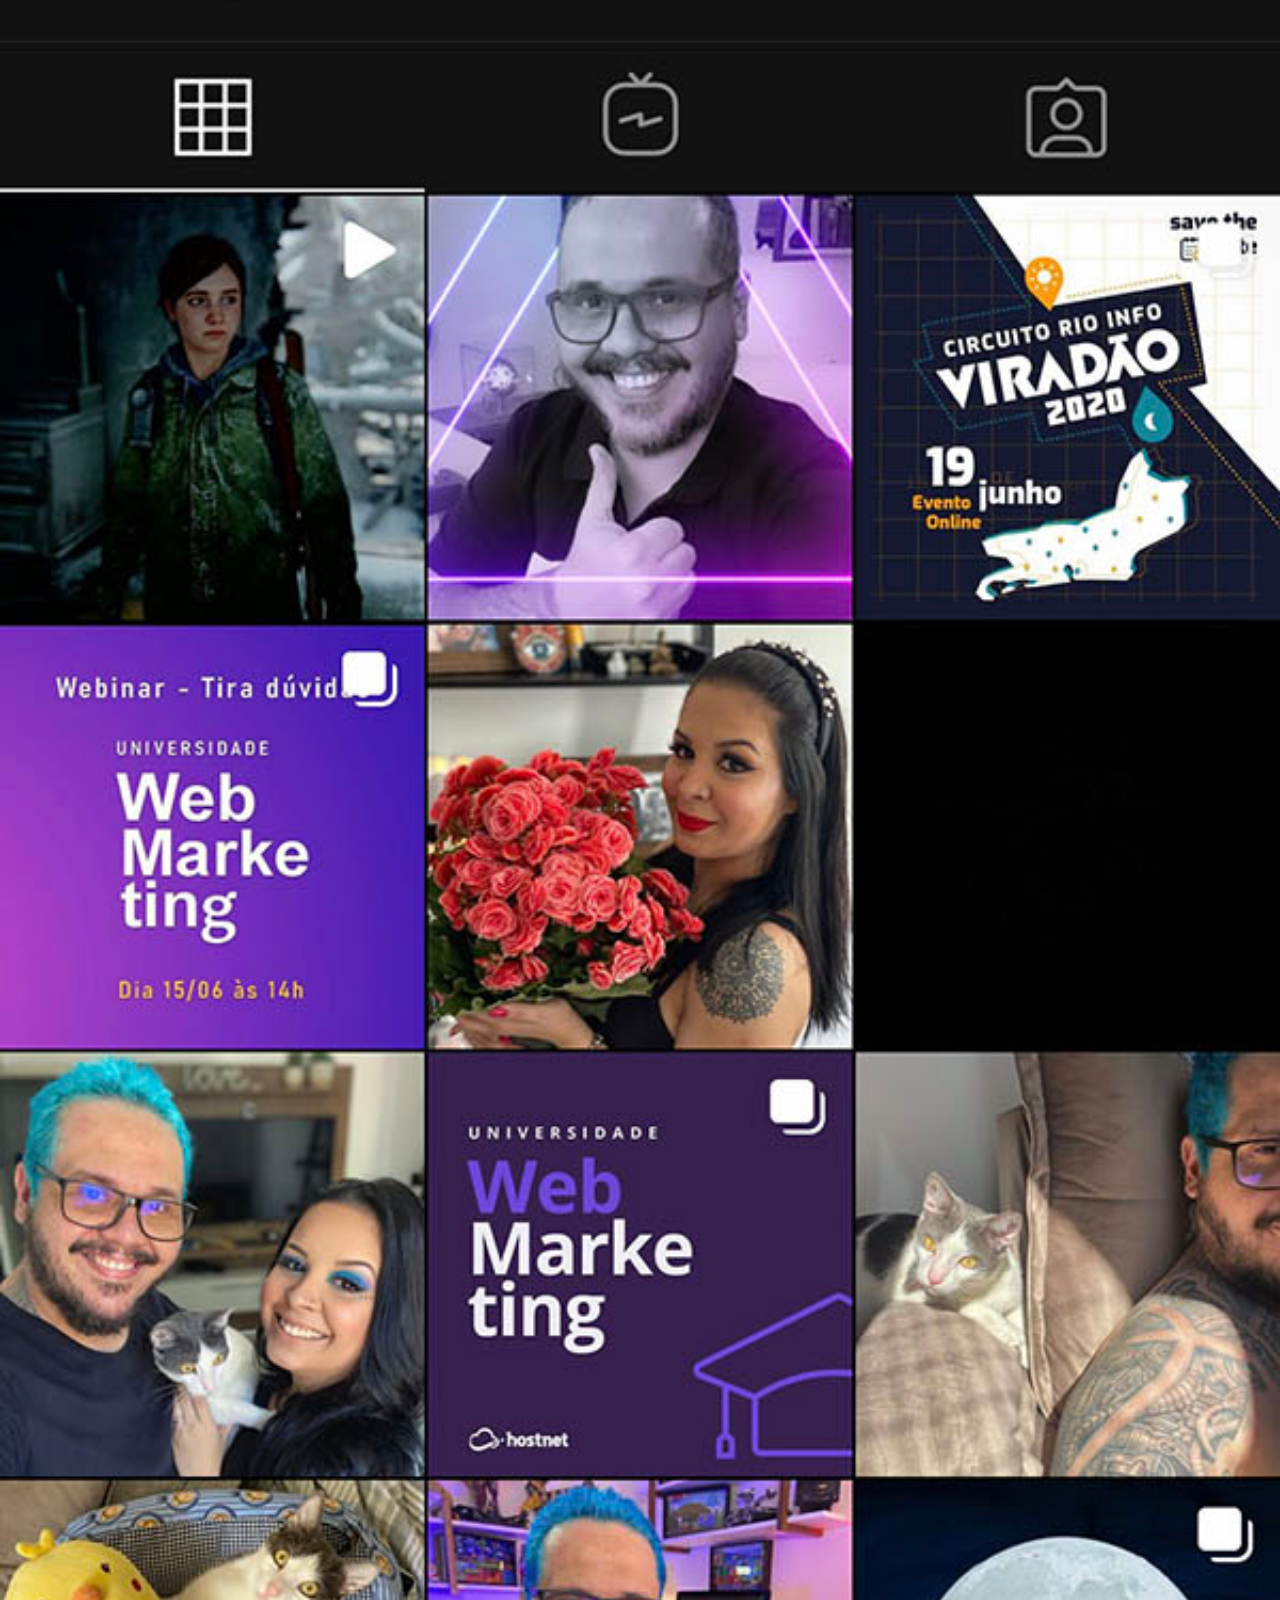
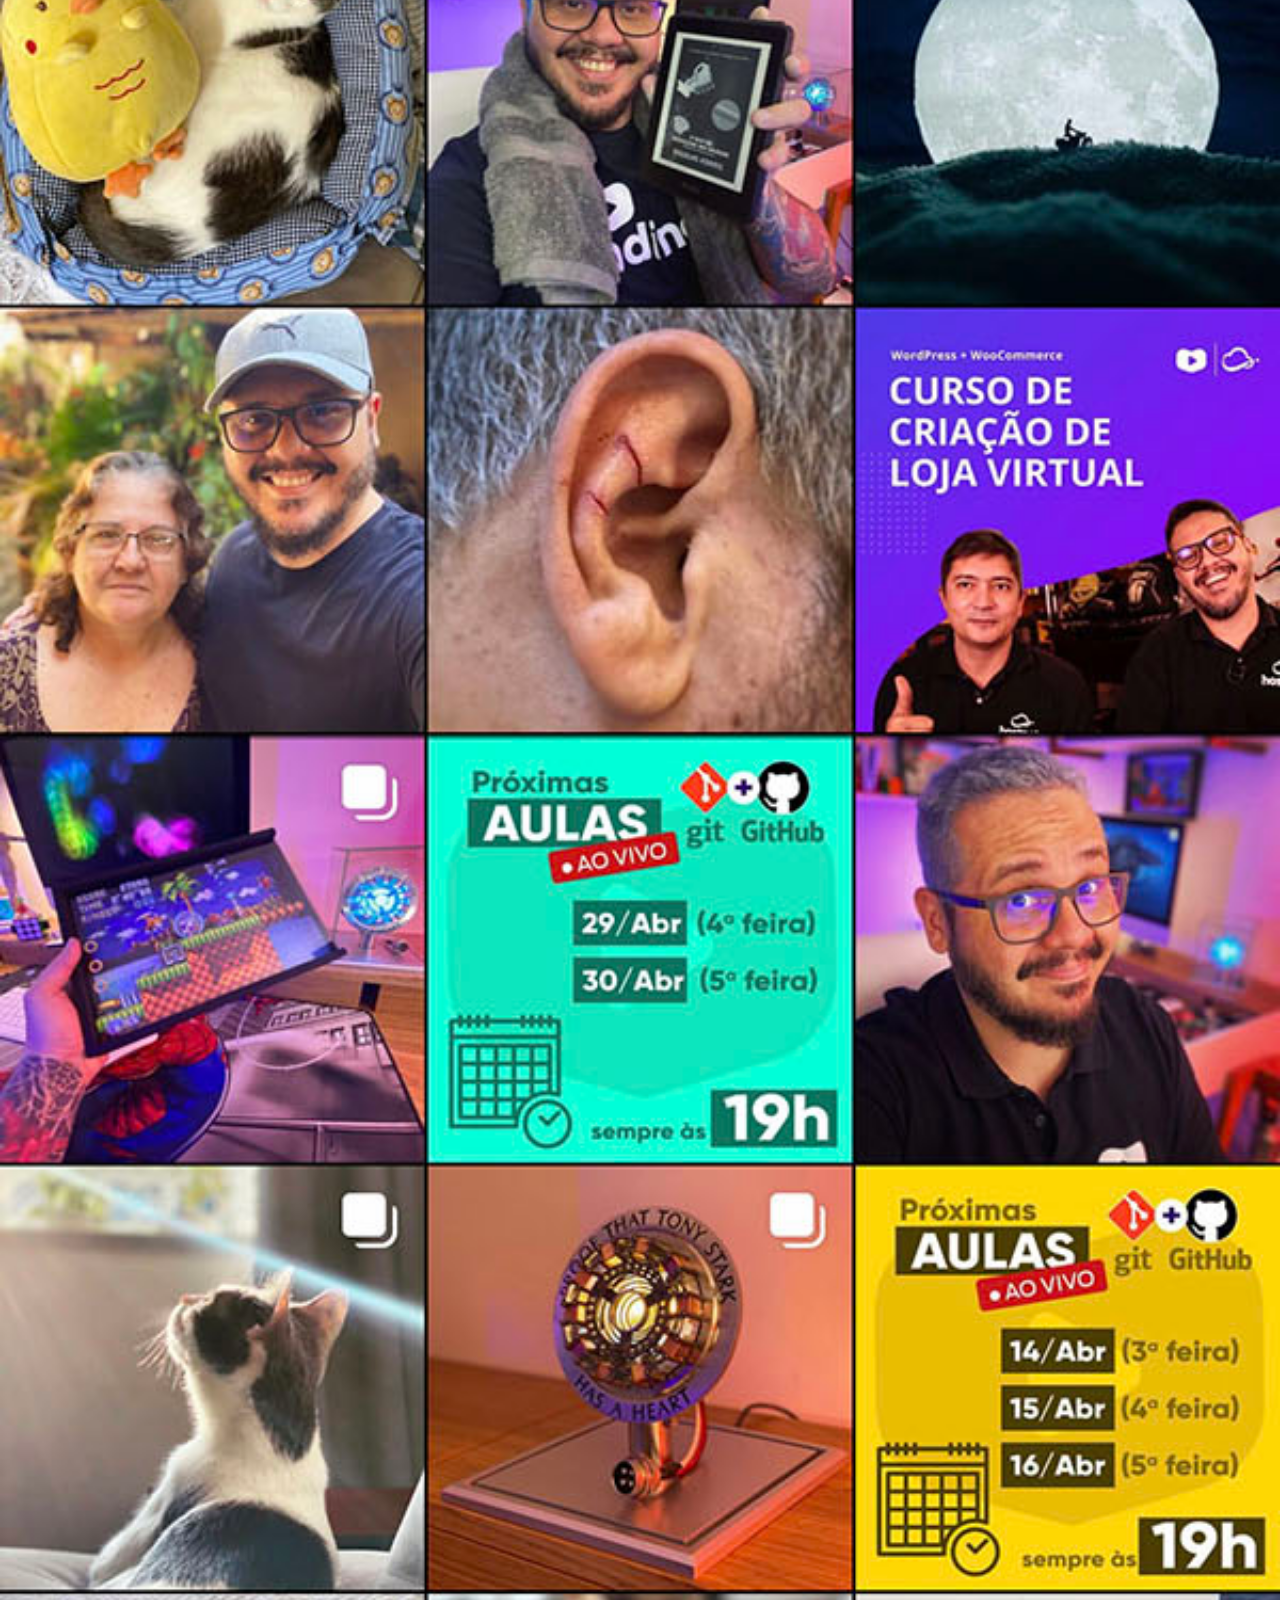
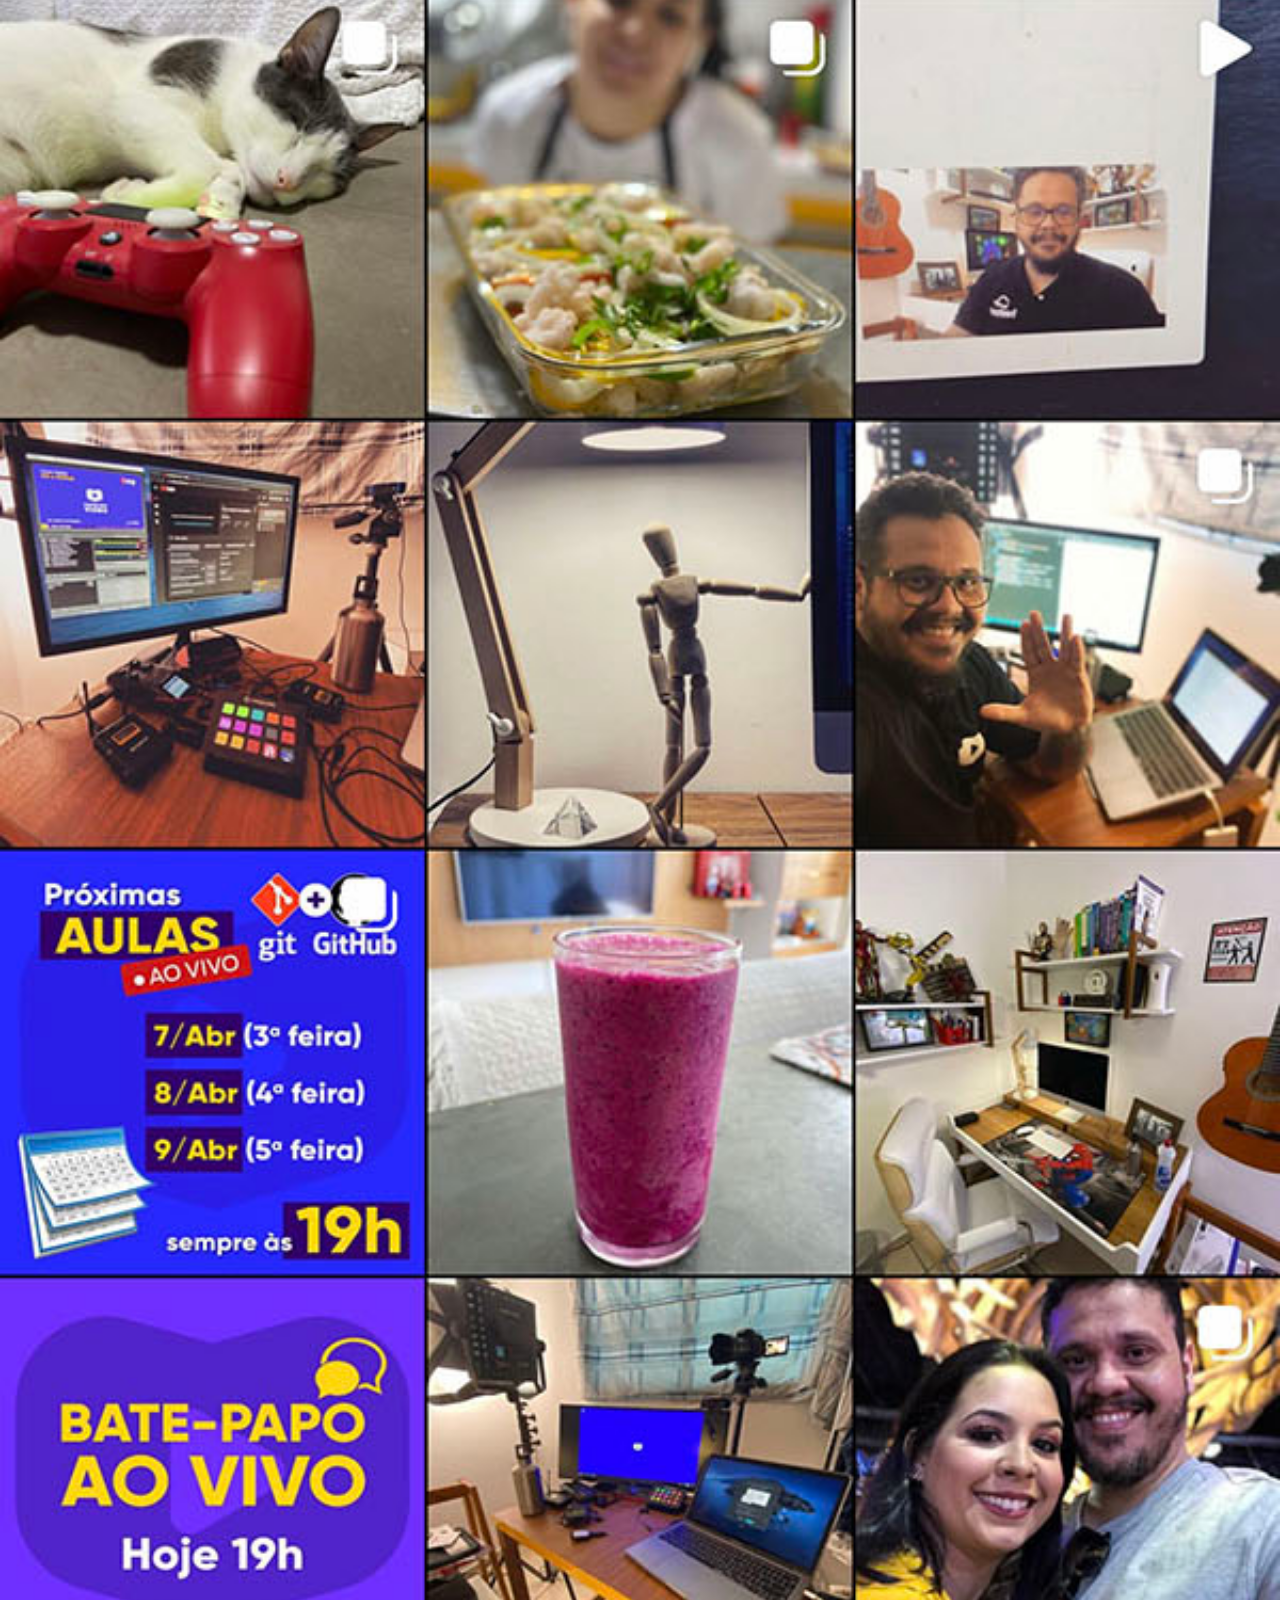
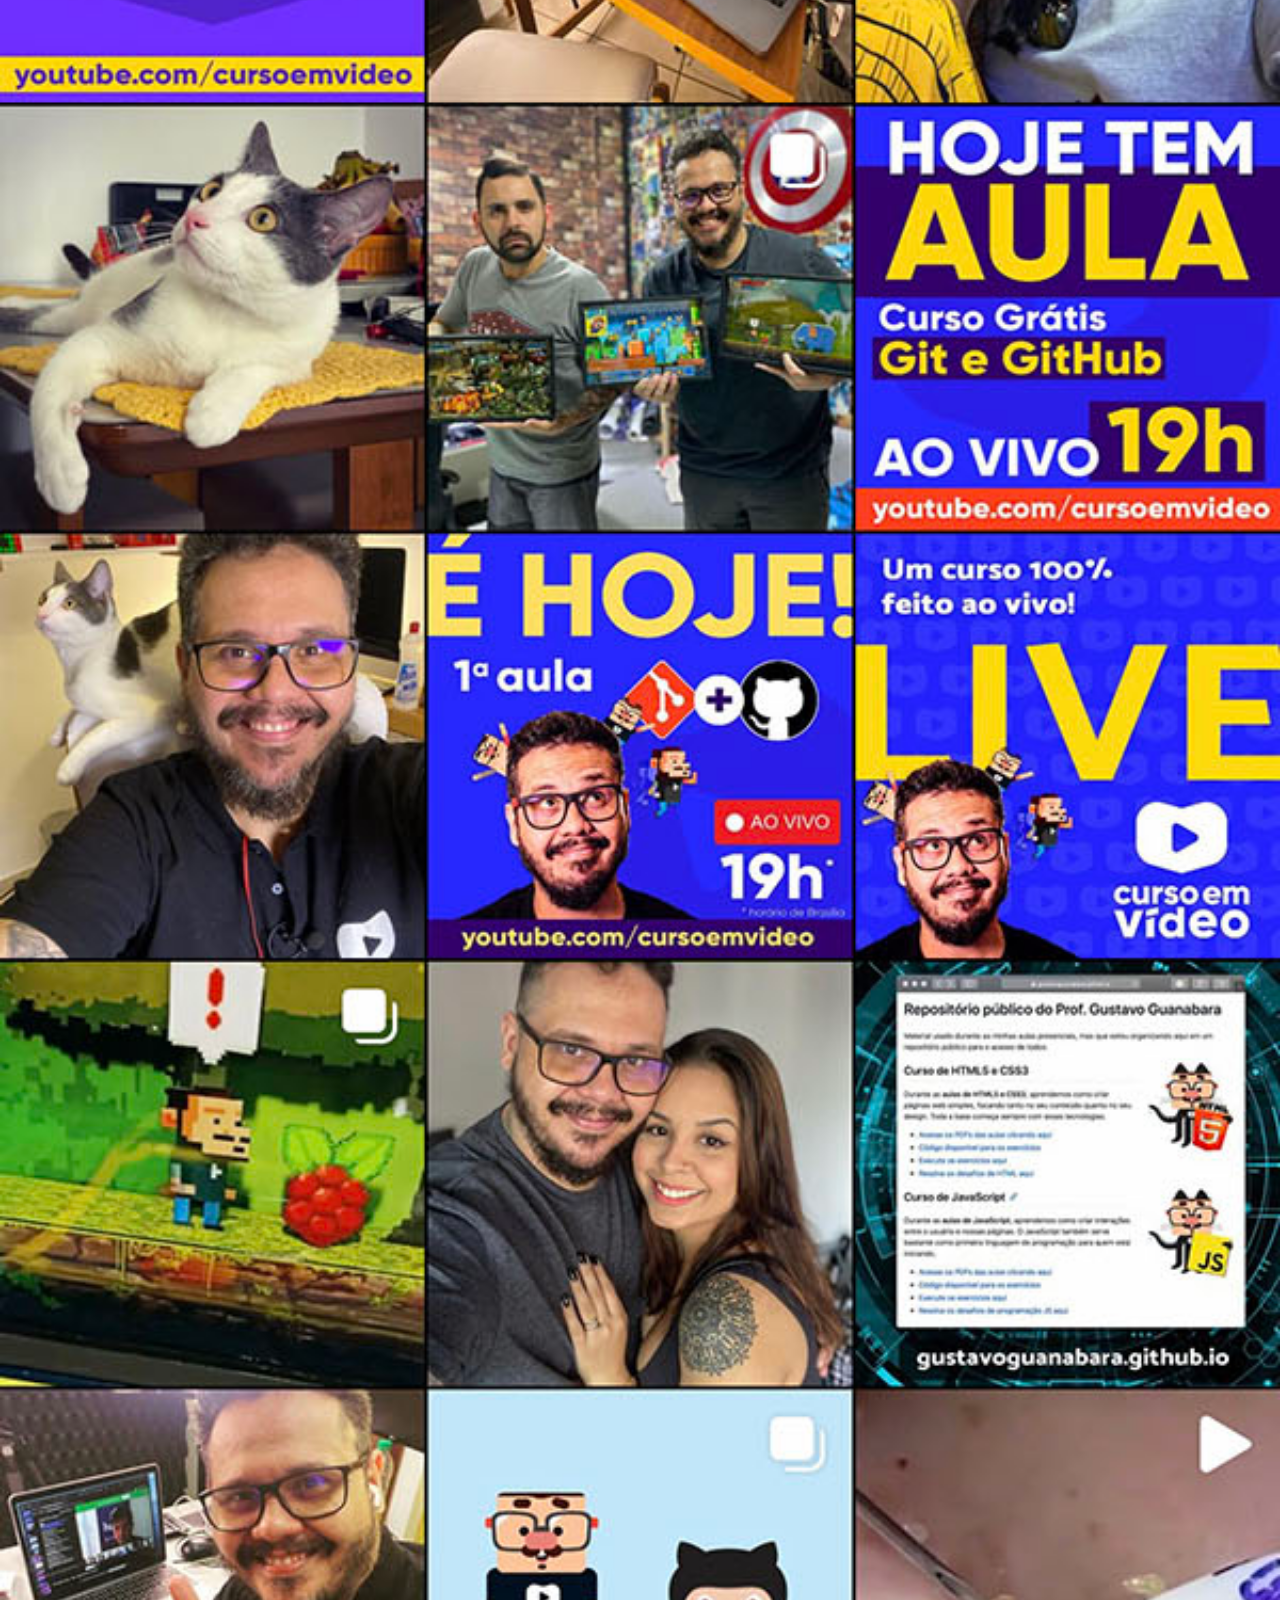
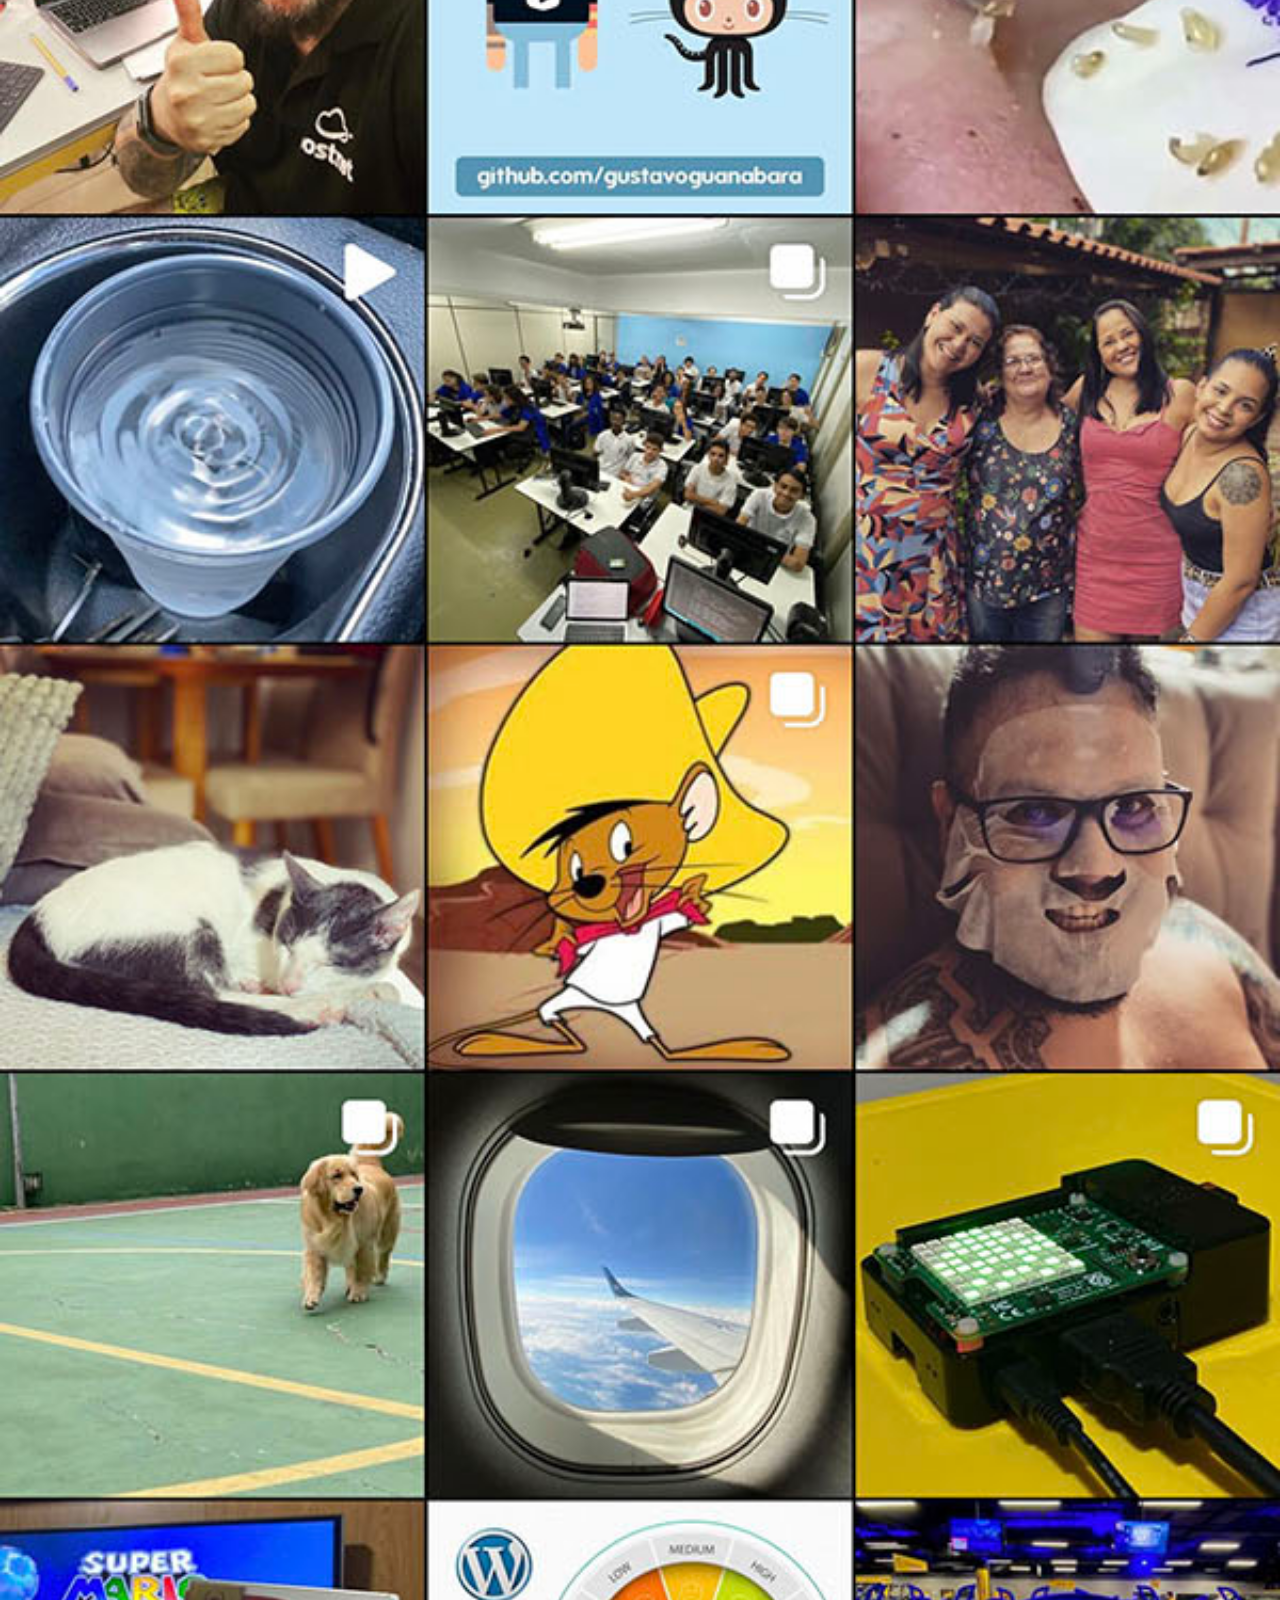
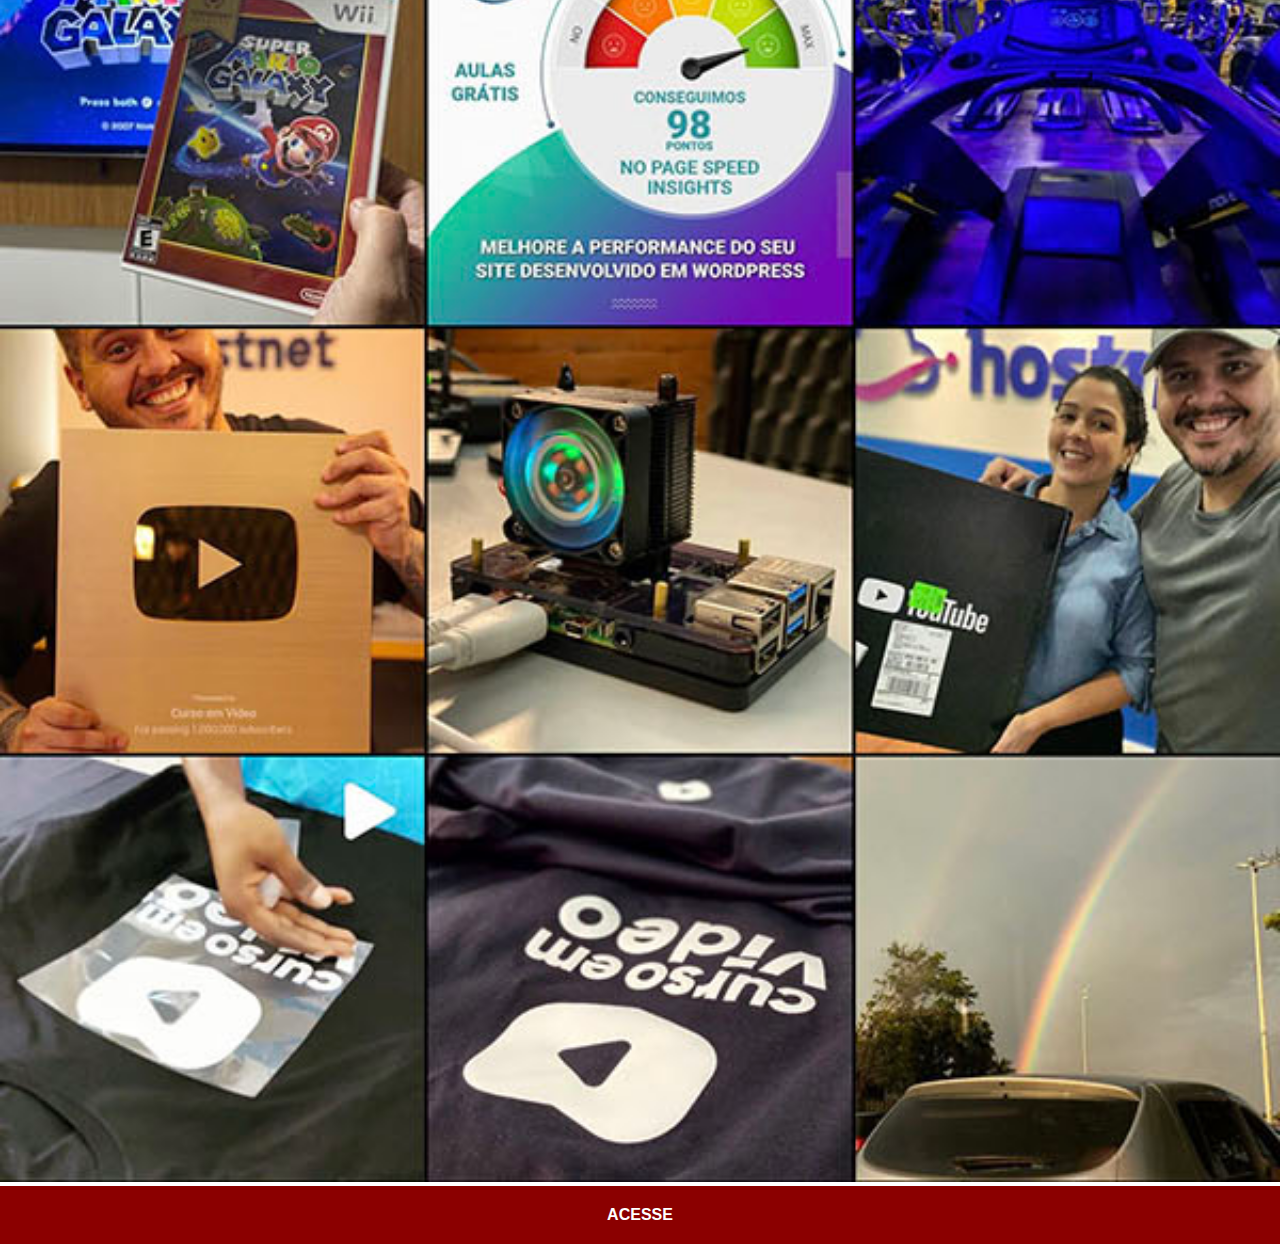
<file: instagram.html>
<!DOCTYPE html>
<html lang="pt-br">
<head>
    <meta charset="UTF-8">
    <meta name="viewport" content="width=device-width, initial-scale=1.0">
    <title>Instagram</title>
    <link rel="stylesheet" href="estilos/social.css">
</head>
<body>
    <img src="imagens/tela-instagram.jpg" alt="Instagram">
    <a href="https://www.instagram.com/gustavoguanabara/" target="_blank">ACESSE</a>
</body>
</html>
</file>
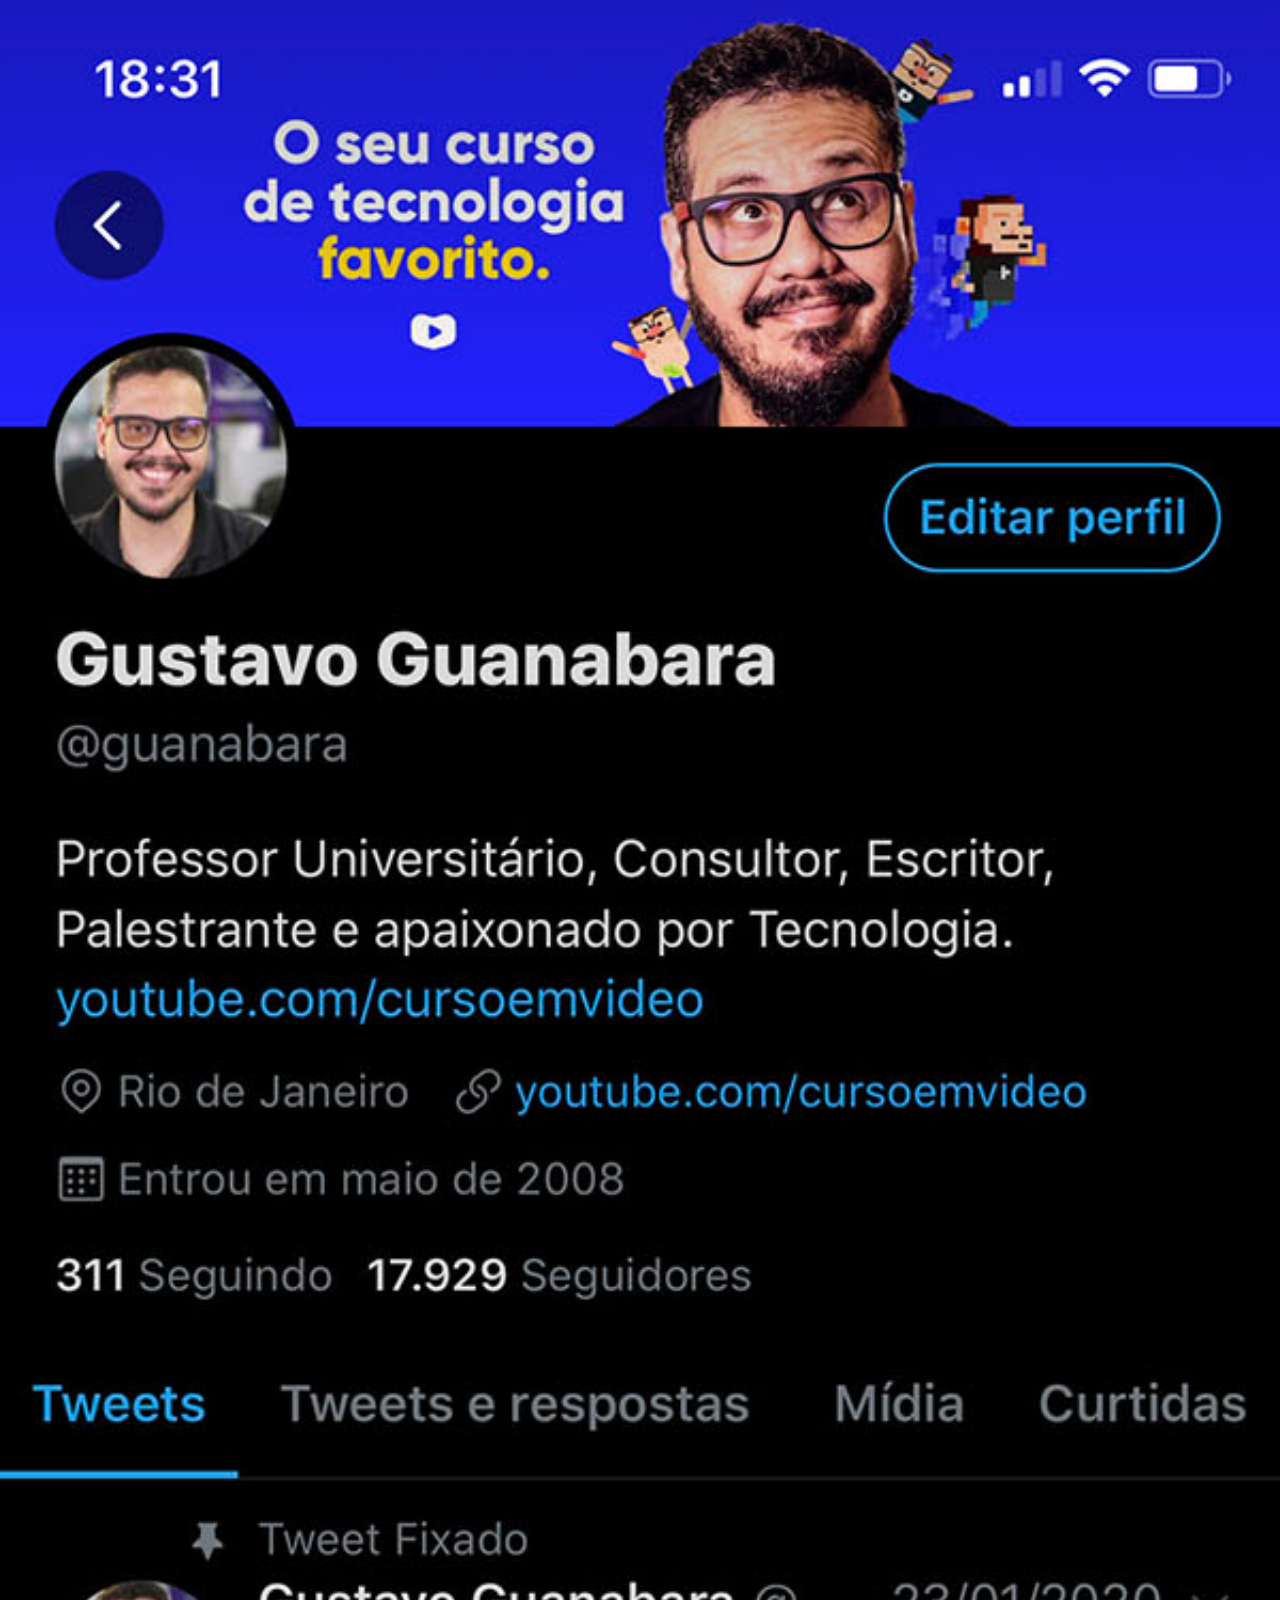
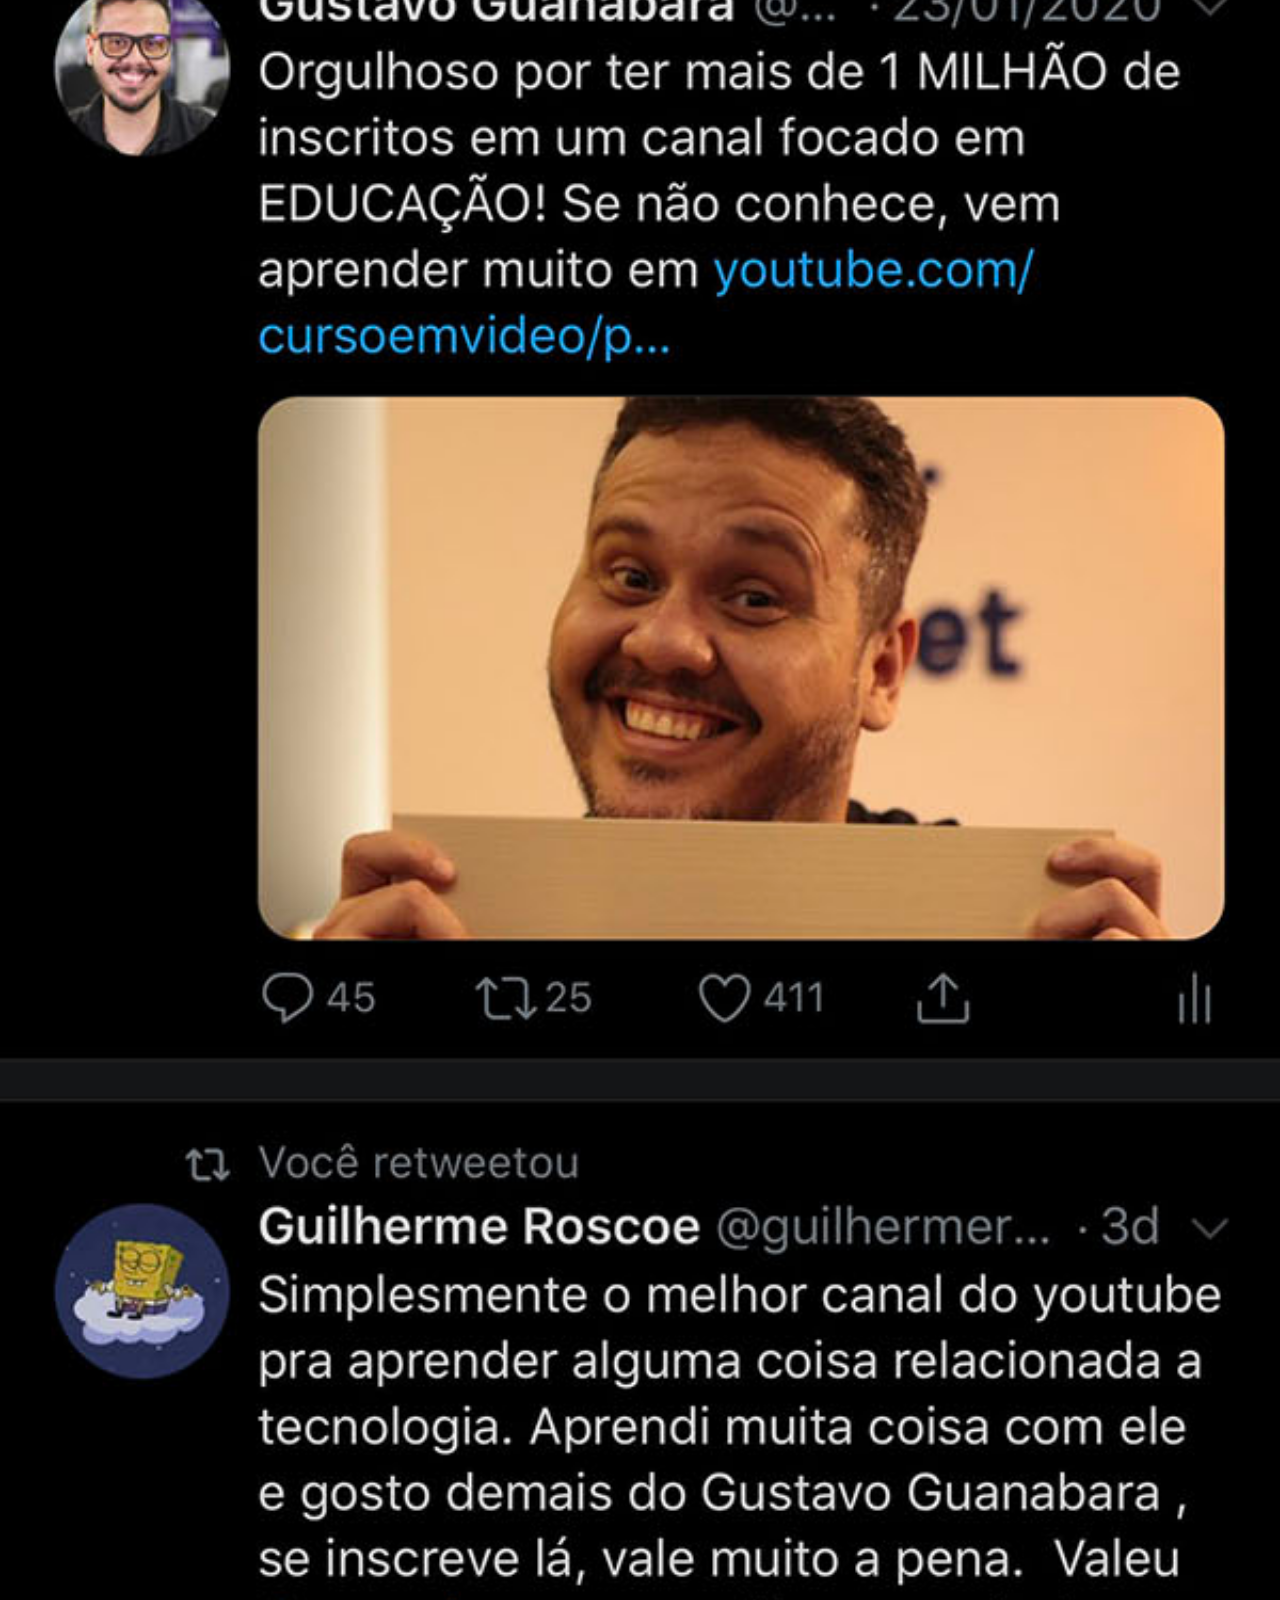
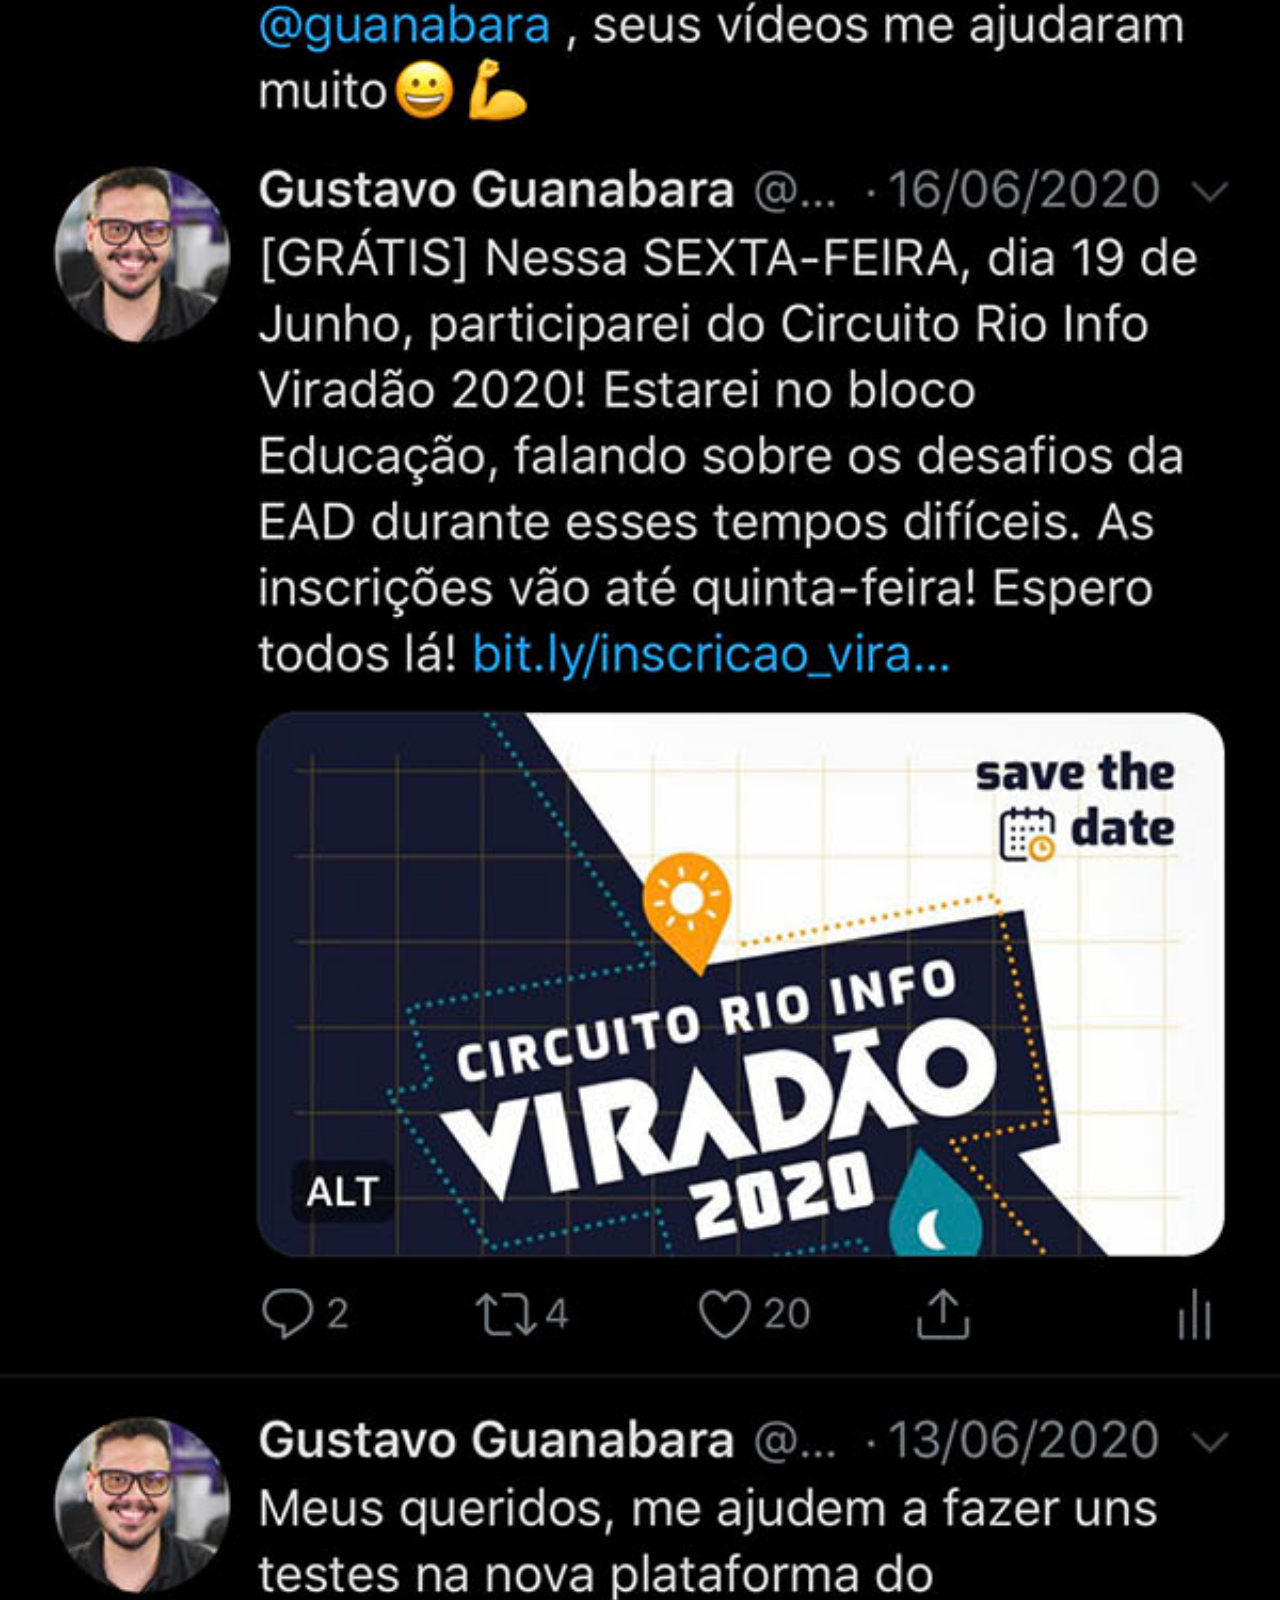
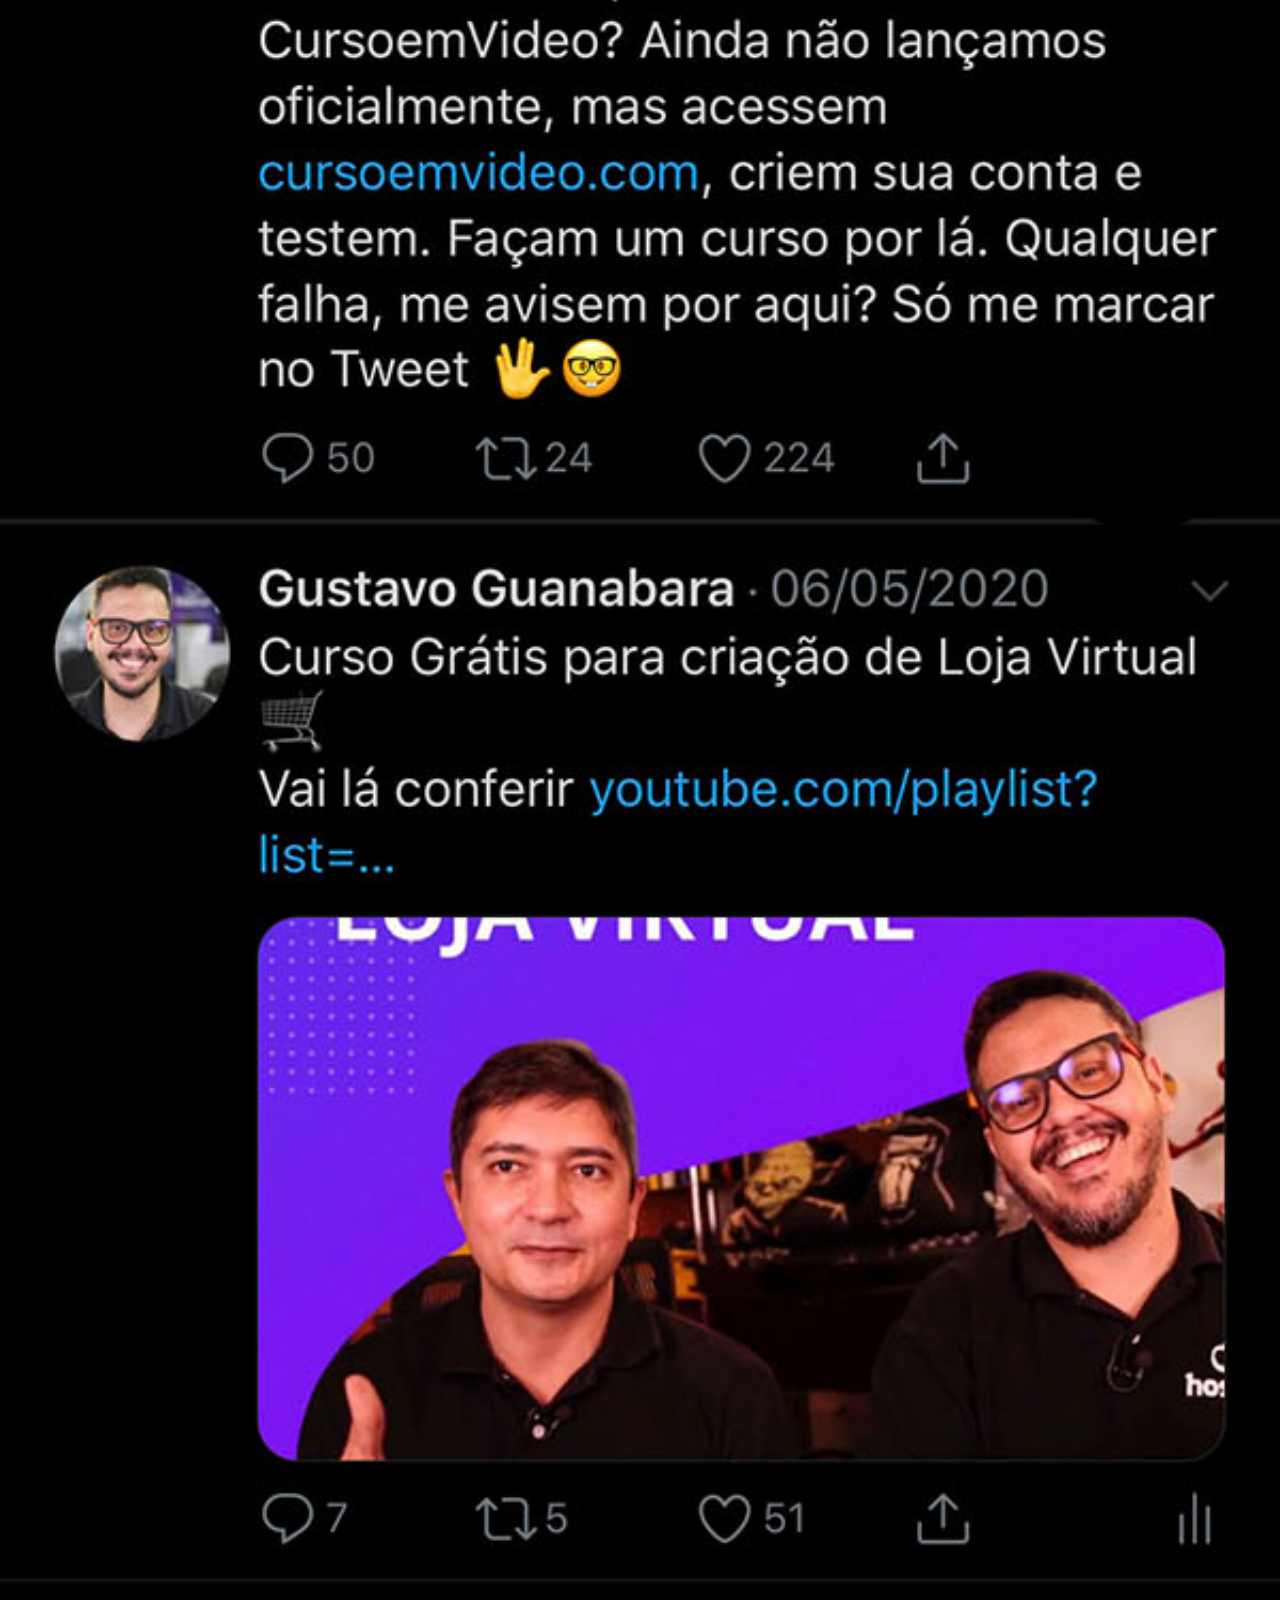
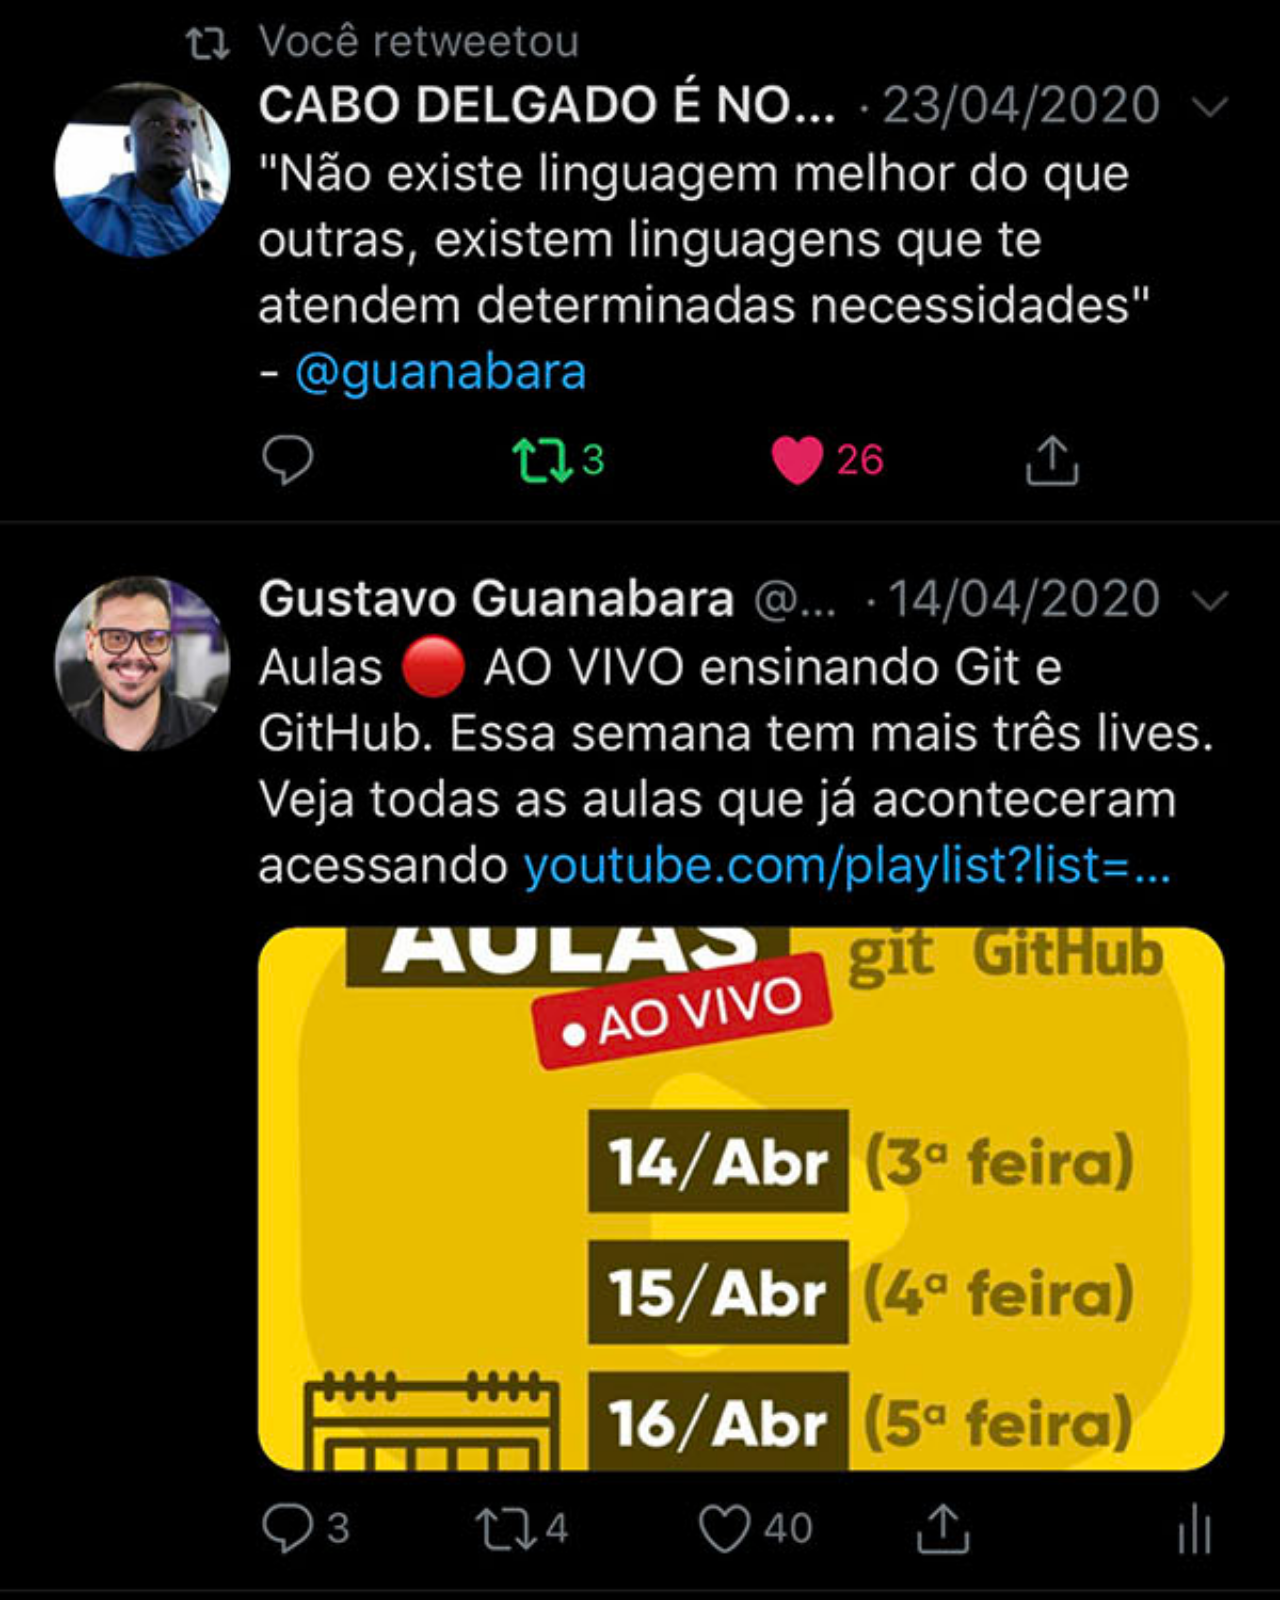
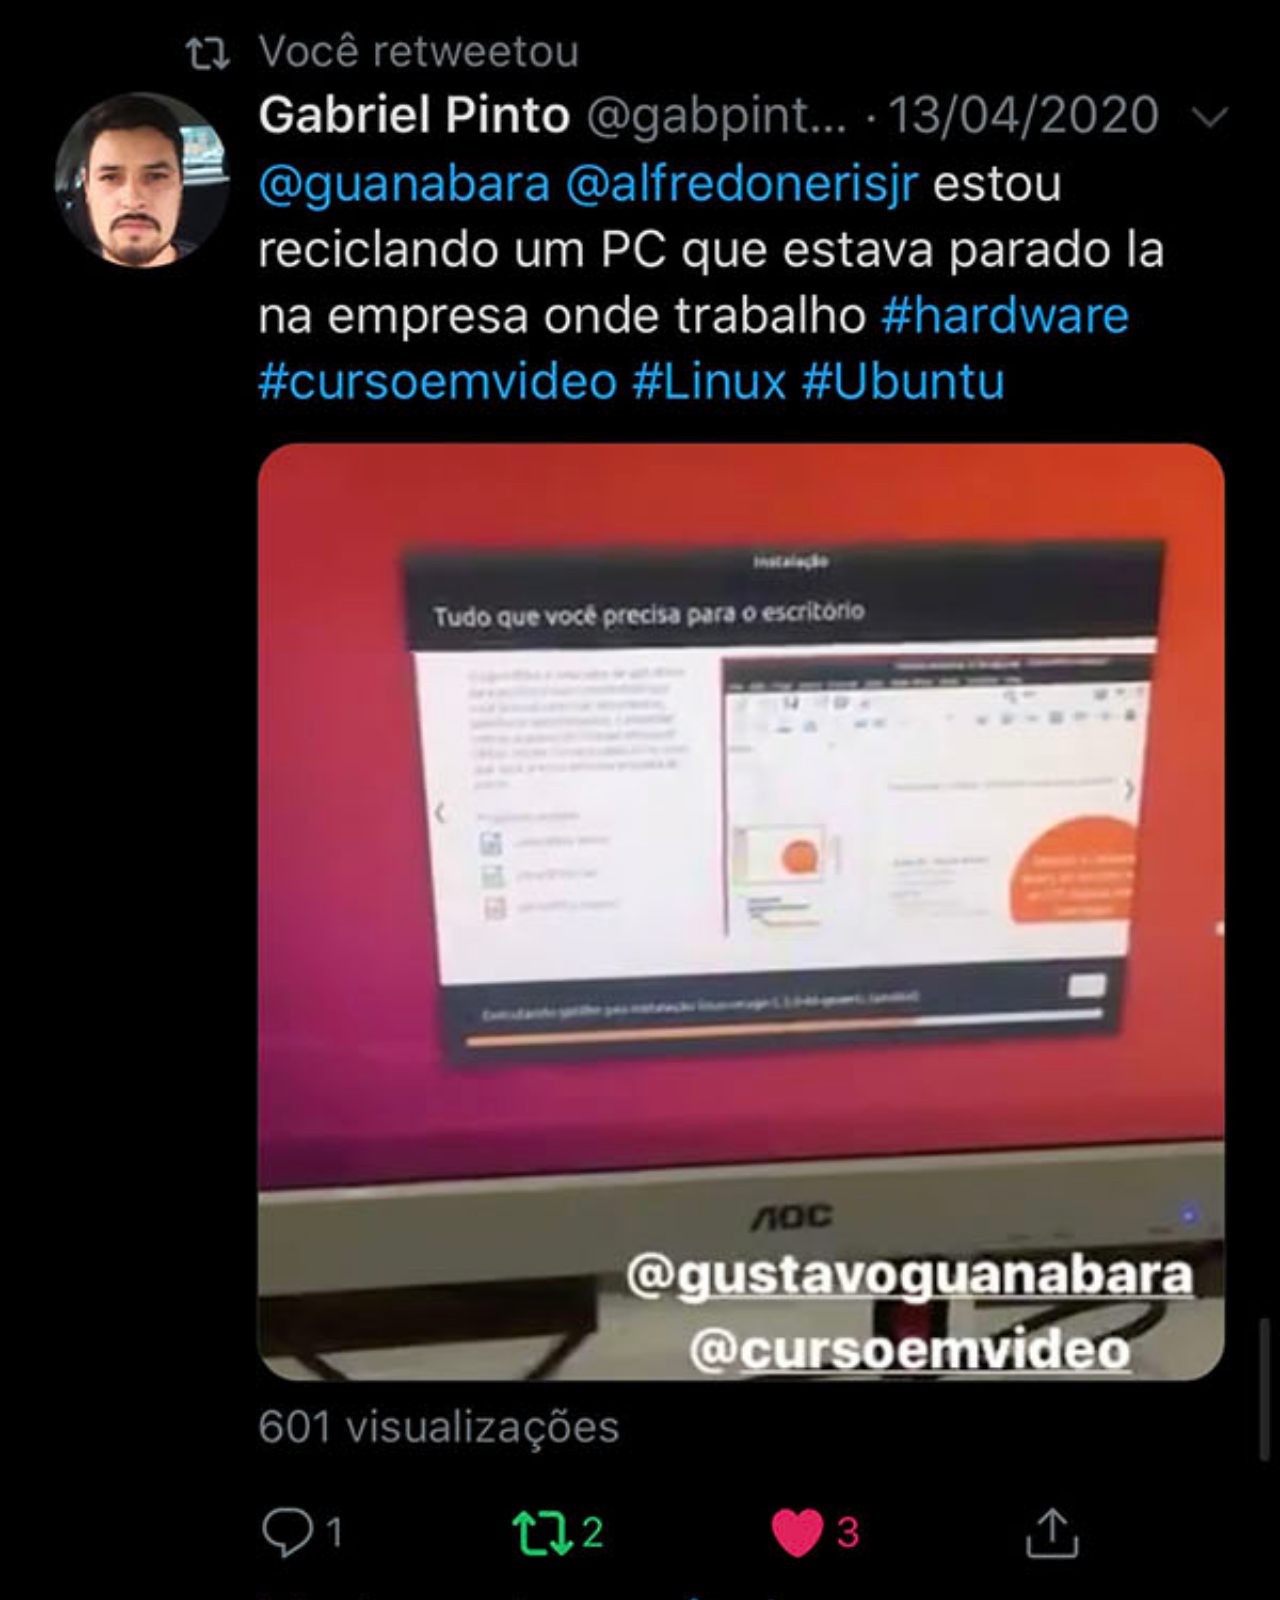
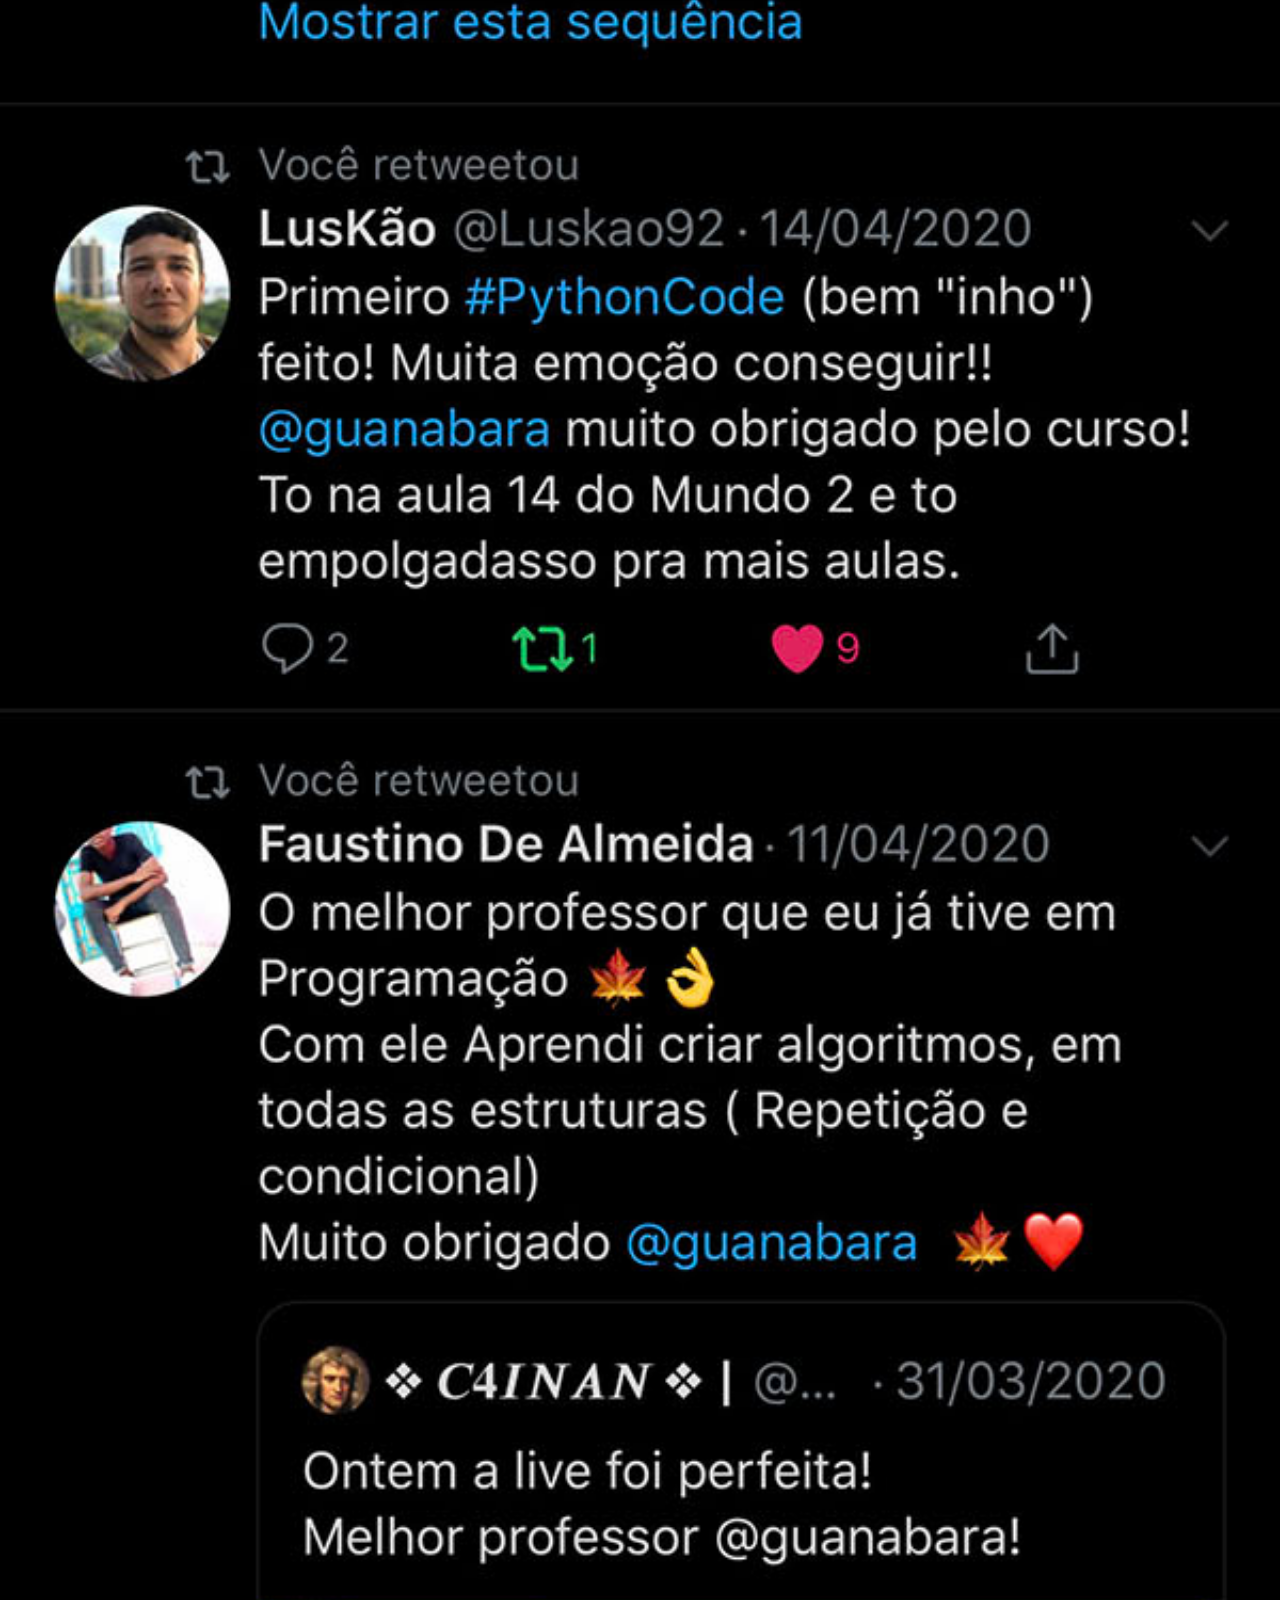
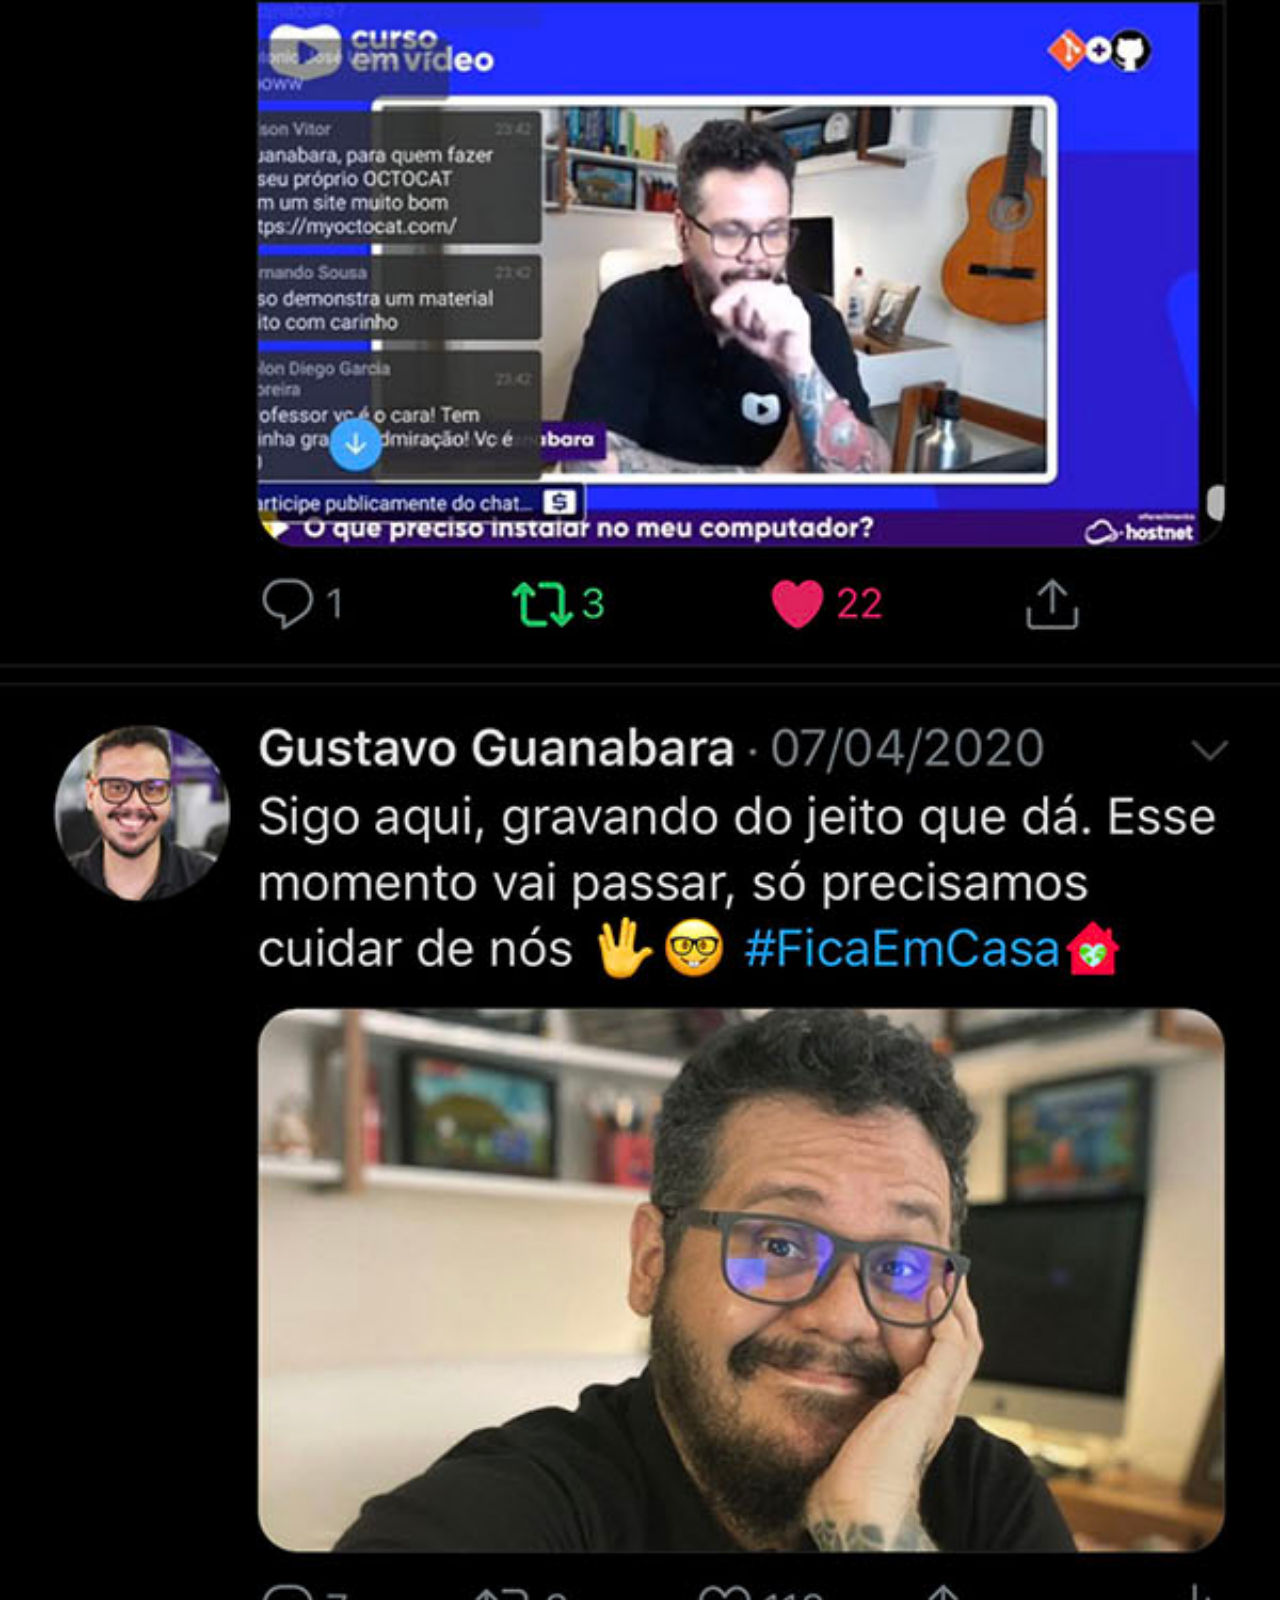
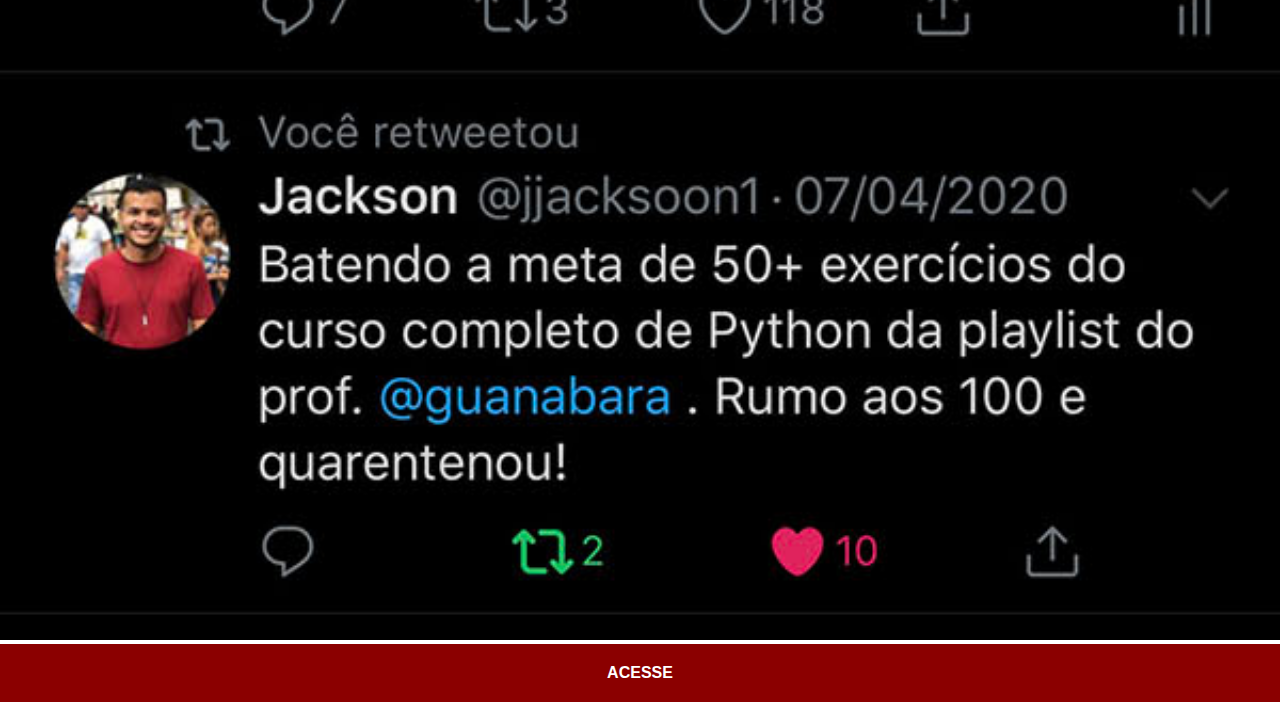
<file: twitter.html>
<!DOCTYPE html>
<html lang="pt-br">
<head>
    <meta charset="UTF-8">
    <meta name="viewport" content="width=device-width, initial-scale=1.0">
    <title>Twitter</title>
    <link rel="stylesheet" href="estilos/social.css">
</head>
<body>
    <img src="imagens/tela-twitter.jpg" alt="Twitter">
    <a href="https://x.com/guanabara?lang=en" target="_blank">ACESSE</a>
</body>
</html>
</file>
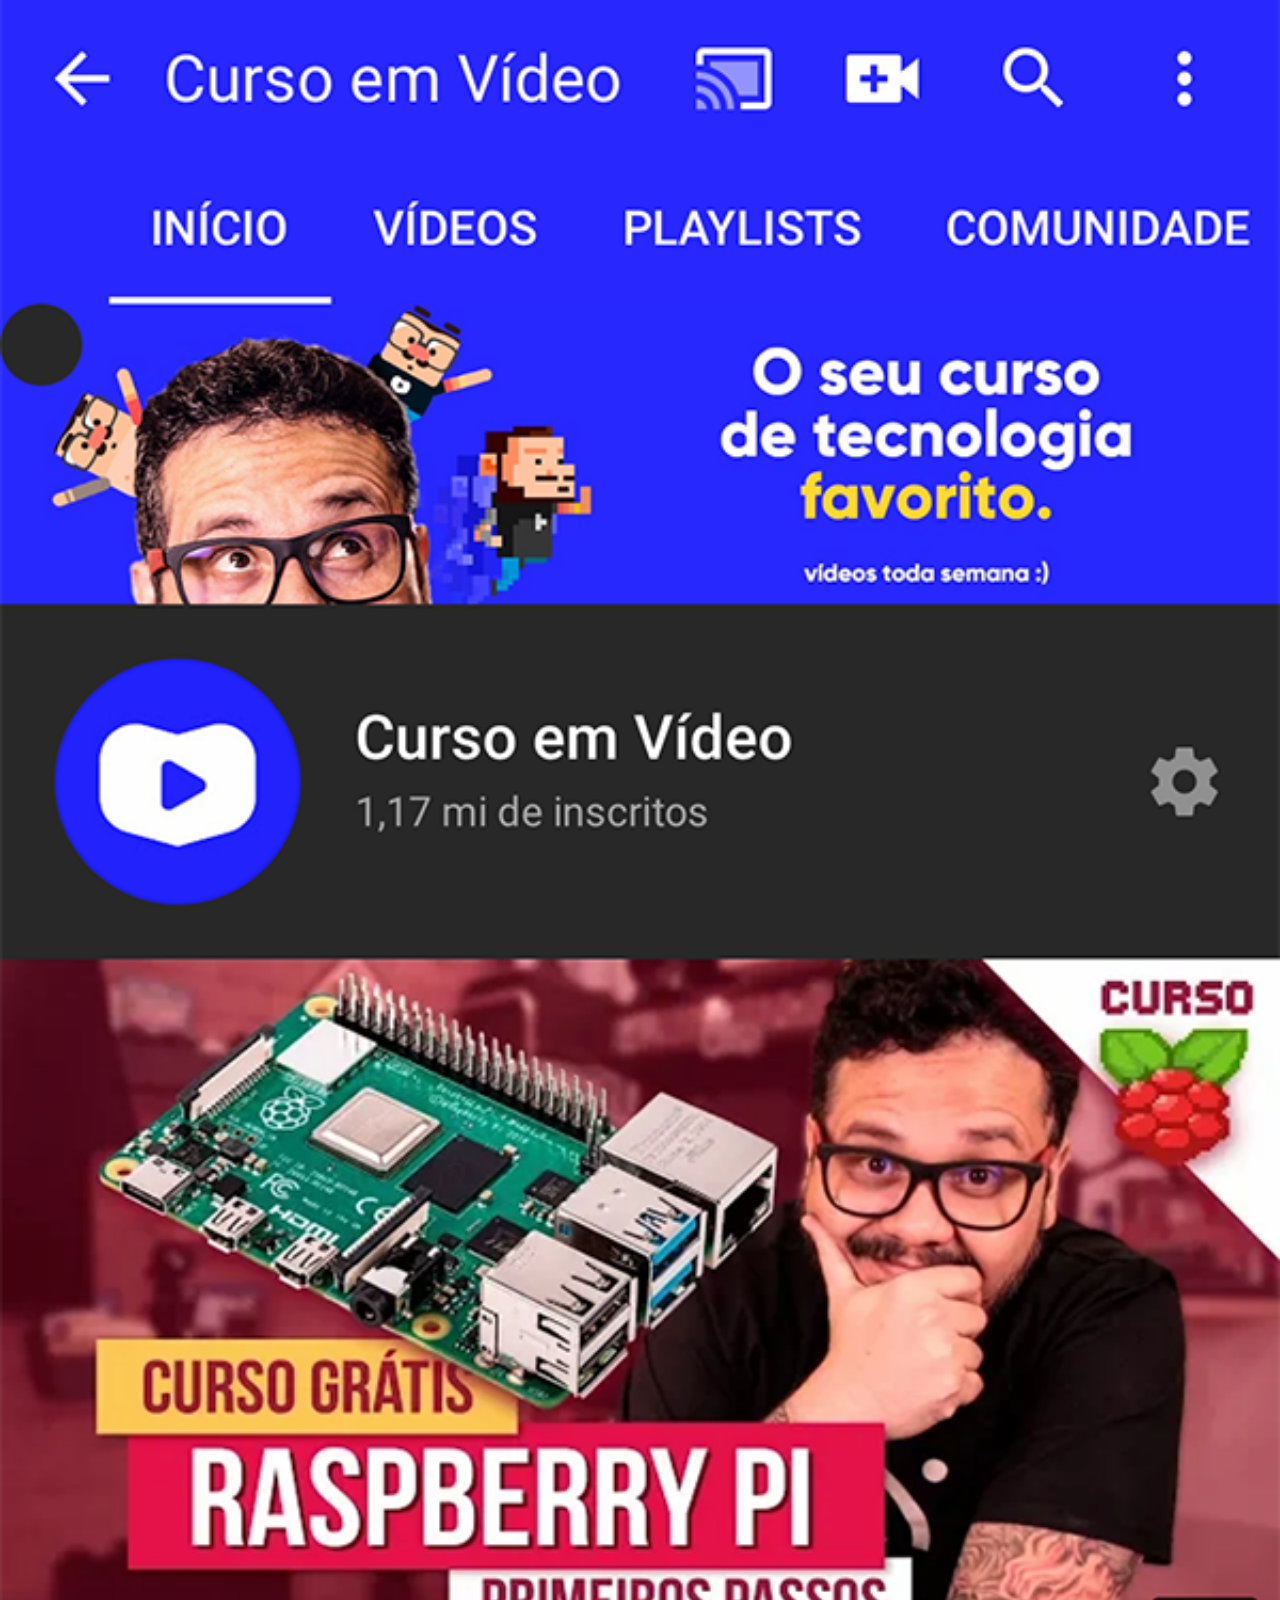
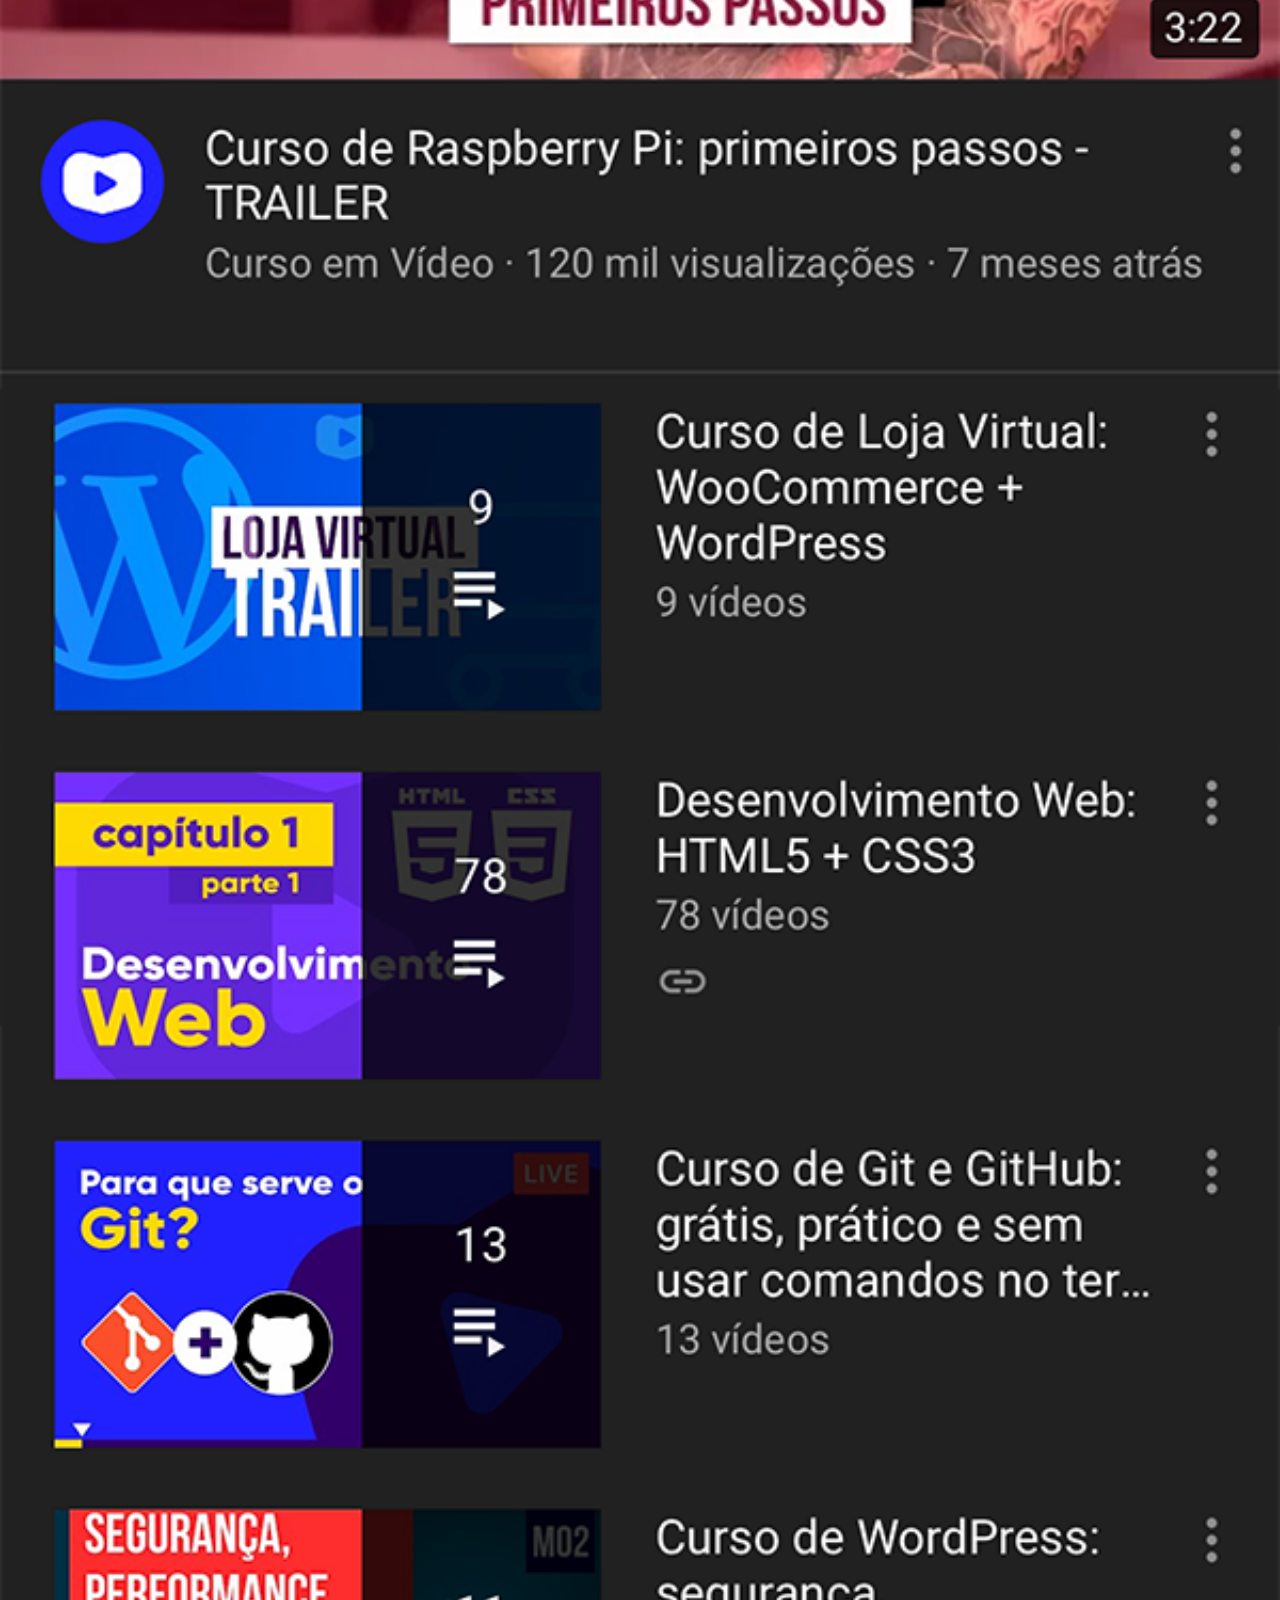
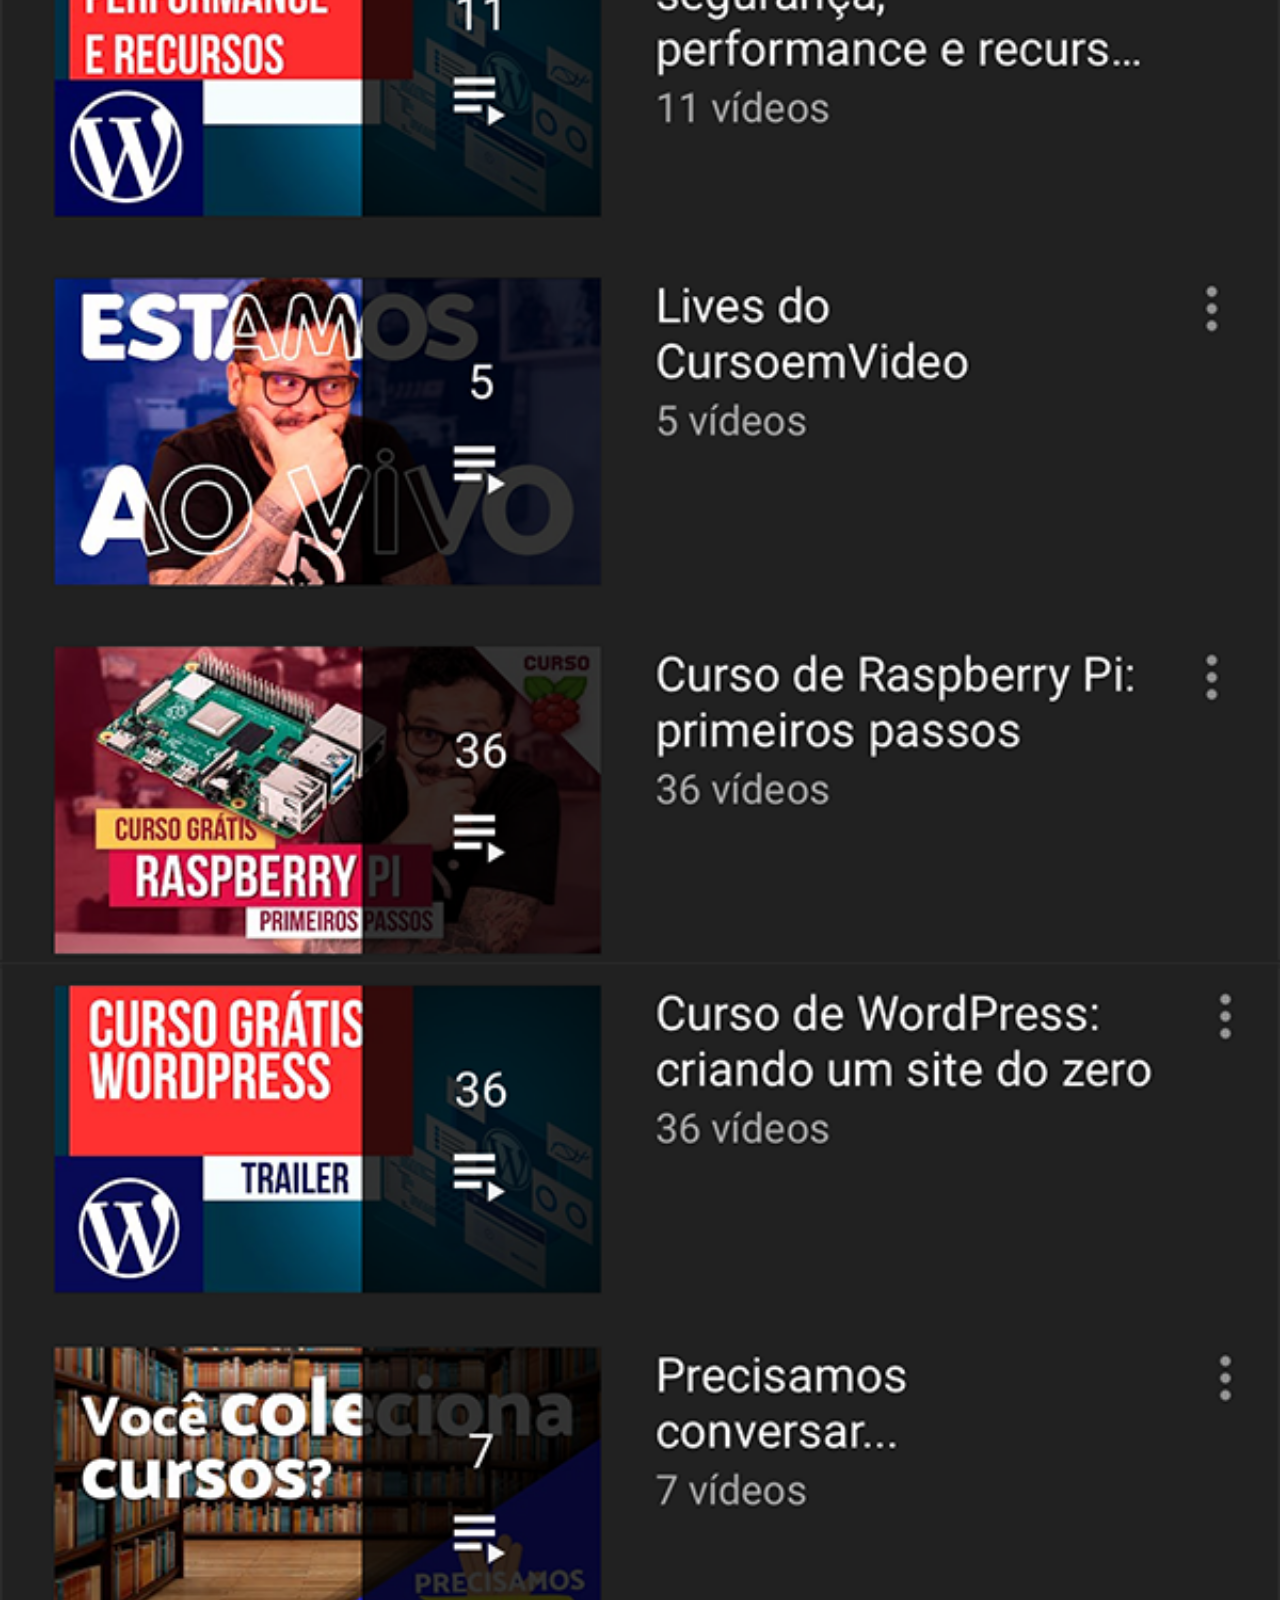
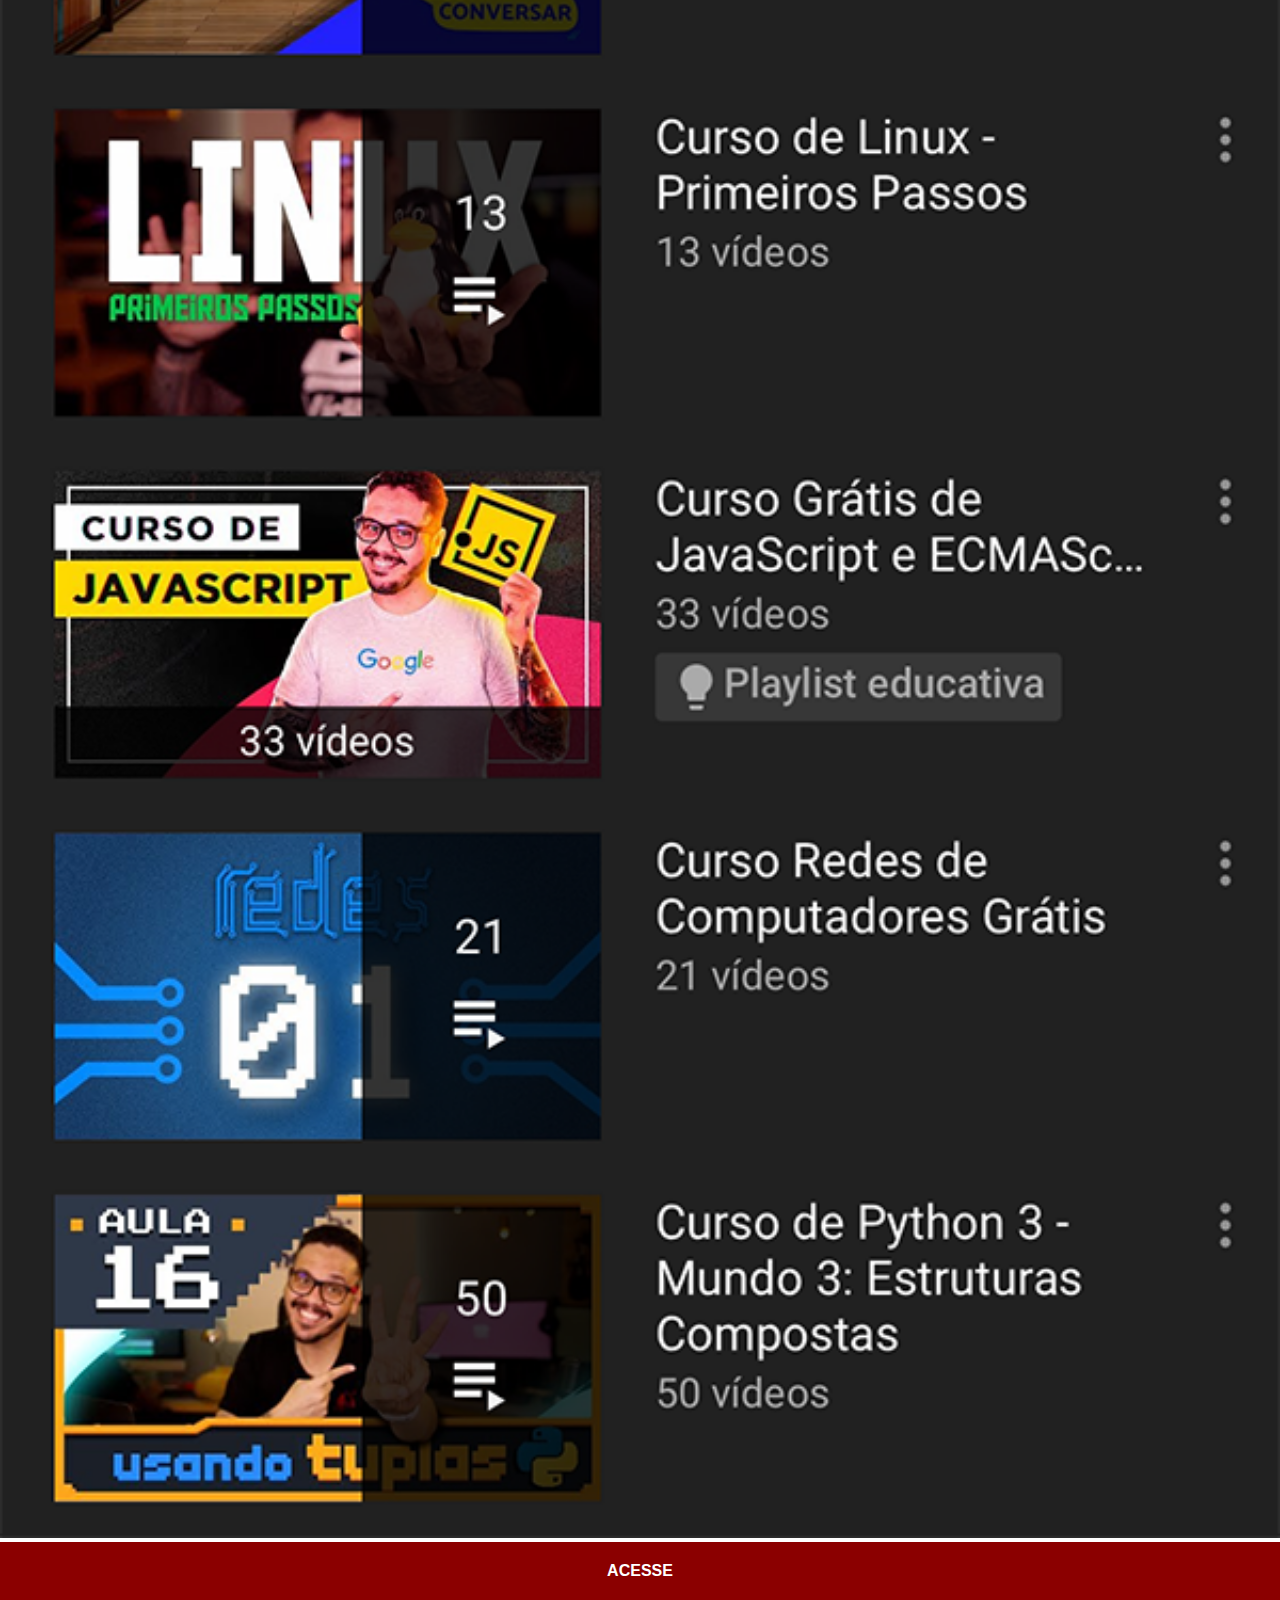
<file: youtube.html>
<!DOCTYPE html>
<html lang="pt-br">
<head>
    <meta charset="UTF-8">
    <meta name="viewport" content="width=device-width, initial-scale=1.0">
    <title>Youtube</title>
    <link rel="stylesheet" href="estilos/social.css">
</head>
<body>
    <img src="imagens/tela-youtube.png" alt="YouTube">
    <a href="https://www.youtube.com/c/CursoemV%C3%ADdeo/playlists" target="_blank">ACESSE</a>
</body>
</html>
</file>
<file: estilos/style.css>
@charset "UTF-8";

* {
    margin: 0px;
    padding: 0px;
    font-family: Arial, Helvetica, sans-serif;
}

html, body {
    height: 100vh;
    width: 100vw;
    background-color: black;
}

body {
    background: url(../imagens/fundo-madeira.jpg) no-repeat top center;
    background-size: cover;
    background-attachment: fixed;
}

main {
    position: relative;
    height: 100vh;
}

section#telefone {
    position: absolute;
    top: 50%;
    left: 50%;
    transform: translate(-50%, -50%);

    height: 627px;
    width: 311px;
    background: url(../imagens/frame-iphone.png) no-repeat;
}

iframe#tela {
    position: relative;
    top: 80px;
    left: 22px;
    width: 267px;
    height: 471px;
}

section#redes-sociais {
    text-align: right;
}

section#redes-sociais img {
    width: 50px;
    margin: 10px;
    border-radius: 50%;
    box-shadow: 2px 2px 5px rgba(0, 0, 0, 0.404);
    box-sizing: border-box;
}

section#redes-sociais img:hover {
    border: 2px solid rgba(255, 255, 255, 0.603);
    transform: translate(-3px, -3px);
    box-shadow: 5px 5px 10px rgba(0, 0, 0, 0.603);
    transition: transform .3s, border .1s;
}
</file>
<file: estilos/social.css>
@charset "UTF-8";

* {
    margin: 0px;
    padding: 0px;
    font-family: Arial, Helvetica, sans-serif;
}

::-webkit-scrollbar {
    width: 0px;
    height: 0px;
}

img {
    width: 100vw;
}

a {
    display: block;
    background-color: darkred;
    color: white;
    padding: 20px;
    text-align: center;
    font-weight: bolder;
    text-decoration: none;
}

a:hover {
    background-color: red;
}
</file>
